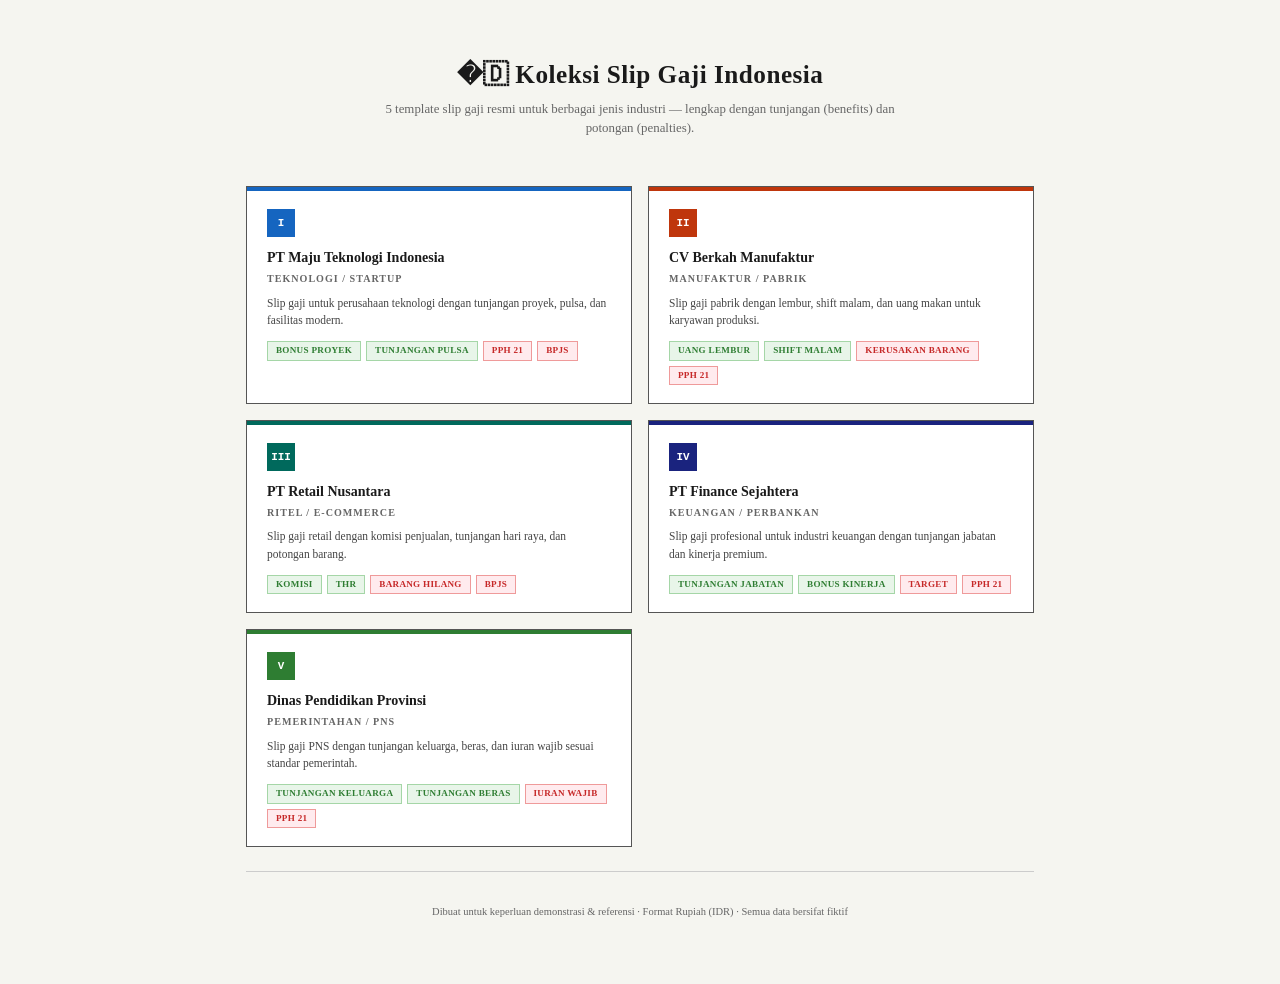
<file: index.html>
<!DOCTYPE html>
<html lang="id">
<head>
  <meta charset="UTF-8">
  <meta name="viewport" content="width=device-width, initial-scale=1.0">
  <title>Koleksi Slip Gaji Indonesia</title>
  <link rel="stylesheet" href="style.css">
</head>
<body>

<div class="page-wrapper">

  <div class="hub-hero">
    <h1>�🇩 Koleksi Slip Gaji Indonesia</h1>
    <p>5 template slip gaji resmi untuk berbagai jenis industri — lengkap dengan tunjangan (benefits) dan potongan (penalties).</p>
  </div>

  <div class="cards-grid">

    <a href="slip-1-tech.html" class="template-card">
      <div class="card-accent accent-tech"></div>
      <div class="card-body">
        <div class="card-number num-tech">I</div>
        <h3>PT Maju Teknologi Indonesia</h3>
        <div class="card-type">Teknologi / Startup</div>
        <div class="card-desc">Slip gaji untuk perusahaan teknologi dengan tunjangan proyek, pulsa, dan fasilitas modern.</div>
        <div class="card-tags">
          <span class="tag benefit-tag">Bonus Proyek</span>
          <span class="tag benefit-tag">Tunjangan Pulsa</span>
          <span class="tag penalty-tag">PPh 21</span>
          <span class="tag penalty-tag">BPJS</span>
        </div>
      </div>
    </a>

    <a href="slip-2-manufaktur.html" class="template-card">
      <div class="card-accent accent-mfg"></div>
      <div class="card-body">
        <div class="card-number num-mfg">II</div>
        <h3>CV Berkah Manufaktur</h3>
        <div class="card-type">Manufaktur / Pabrik</div>
        <div class="card-desc">Slip gaji pabrik dengan lembur, shift malam, dan uang makan untuk karyawan produksi.</div>
        <div class="card-tags">
          <span class="tag benefit-tag">Uang Lembur</span>
          <span class="tag benefit-tag">Shift Malam</span>
          <span class="tag penalty-tag">Kerusakan Barang</span>
          <span class="tag penalty-tag">PPh 21</span>
        </div>
      </div>
    </a>

    <a href="slip-3-retail.html" class="template-card">
      <div class="card-accent accent-retail"></div>
      <div class="card-body">
        <div class="card-number num-retail">III</div>
        <h3>PT Retail Nusantara</h3>
        <div class="card-type">Ritel / E-Commerce</div>
        <div class="card-desc">Slip gaji retail dengan komisi penjualan, tunjangan hari raya, dan potongan barang.</div>
        <div class="card-tags">
          <span class="tag benefit-tag">Komisi</span>
          <span class="tag benefit-tag">THR</span>
          <span class="tag penalty-tag">Barang Hilang</span>
          <span class="tag penalty-tag">BPJS</span>
        </div>
      </div>
    </a>

    <a href="slip-4-finance.html" class="template-card">
      <div class="card-accent accent-finance"></div>
      <div class="card-body">
        <div class="card-number num-finance">IV</div>
        <h3>PT Finance Sejahtera</h3>
        <div class="card-type">Keuangan / Perbankan</div>
        <div class="card-desc">Slip gaji profesional untuk industri keuangan dengan tunjangan jabatan dan kinerja premium.</div>
        <div class="card-tags">
          <span class="tag benefit-tag">Tunjangan Jabatan</span>
          <span class="tag benefit-tag">Bonus Kinerja</span>
          <span class="tag penalty-tag">Target</span>
          <span class="tag penalty-tag">PPh 21</span>
        </div>
      </div>
    </a>

    <a href="slip-5-pemerintah.html" class="template-card">
      <div class="card-accent accent-gov"></div>
      <div class="card-body">
        <div class="card-number num-gov">V</div>
        <h3>Dinas Pendidikan Provinsi</h3>
        <div class="card-type">Pemerintahan / PNS</div>
        <div class="card-desc">Slip gaji PNS dengan tunjangan keluarga, beras, dan iuran wajib sesuai standar pemerintah.</div>
        <div class="card-tags">
          <span class="tag benefit-tag">Tunjangan Keluarga</span>
          <span class="tag benefit-tag">Tunjangan Beras</span>
          <span class="tag penalty-tag">Iuran Wajib</span>
          <span class="tag penalty-tag">PPh 21</span>
        </div>
      </div>
    </a>

  </div>

  <div class="hub-footer">
    <p>Dibuat untuk keperluan demonstrasi & referensi · Format Rupiah (IDR) · Semua data bersifat fiktif</p>
  </div>

</div>

</body>
</html>
</file>
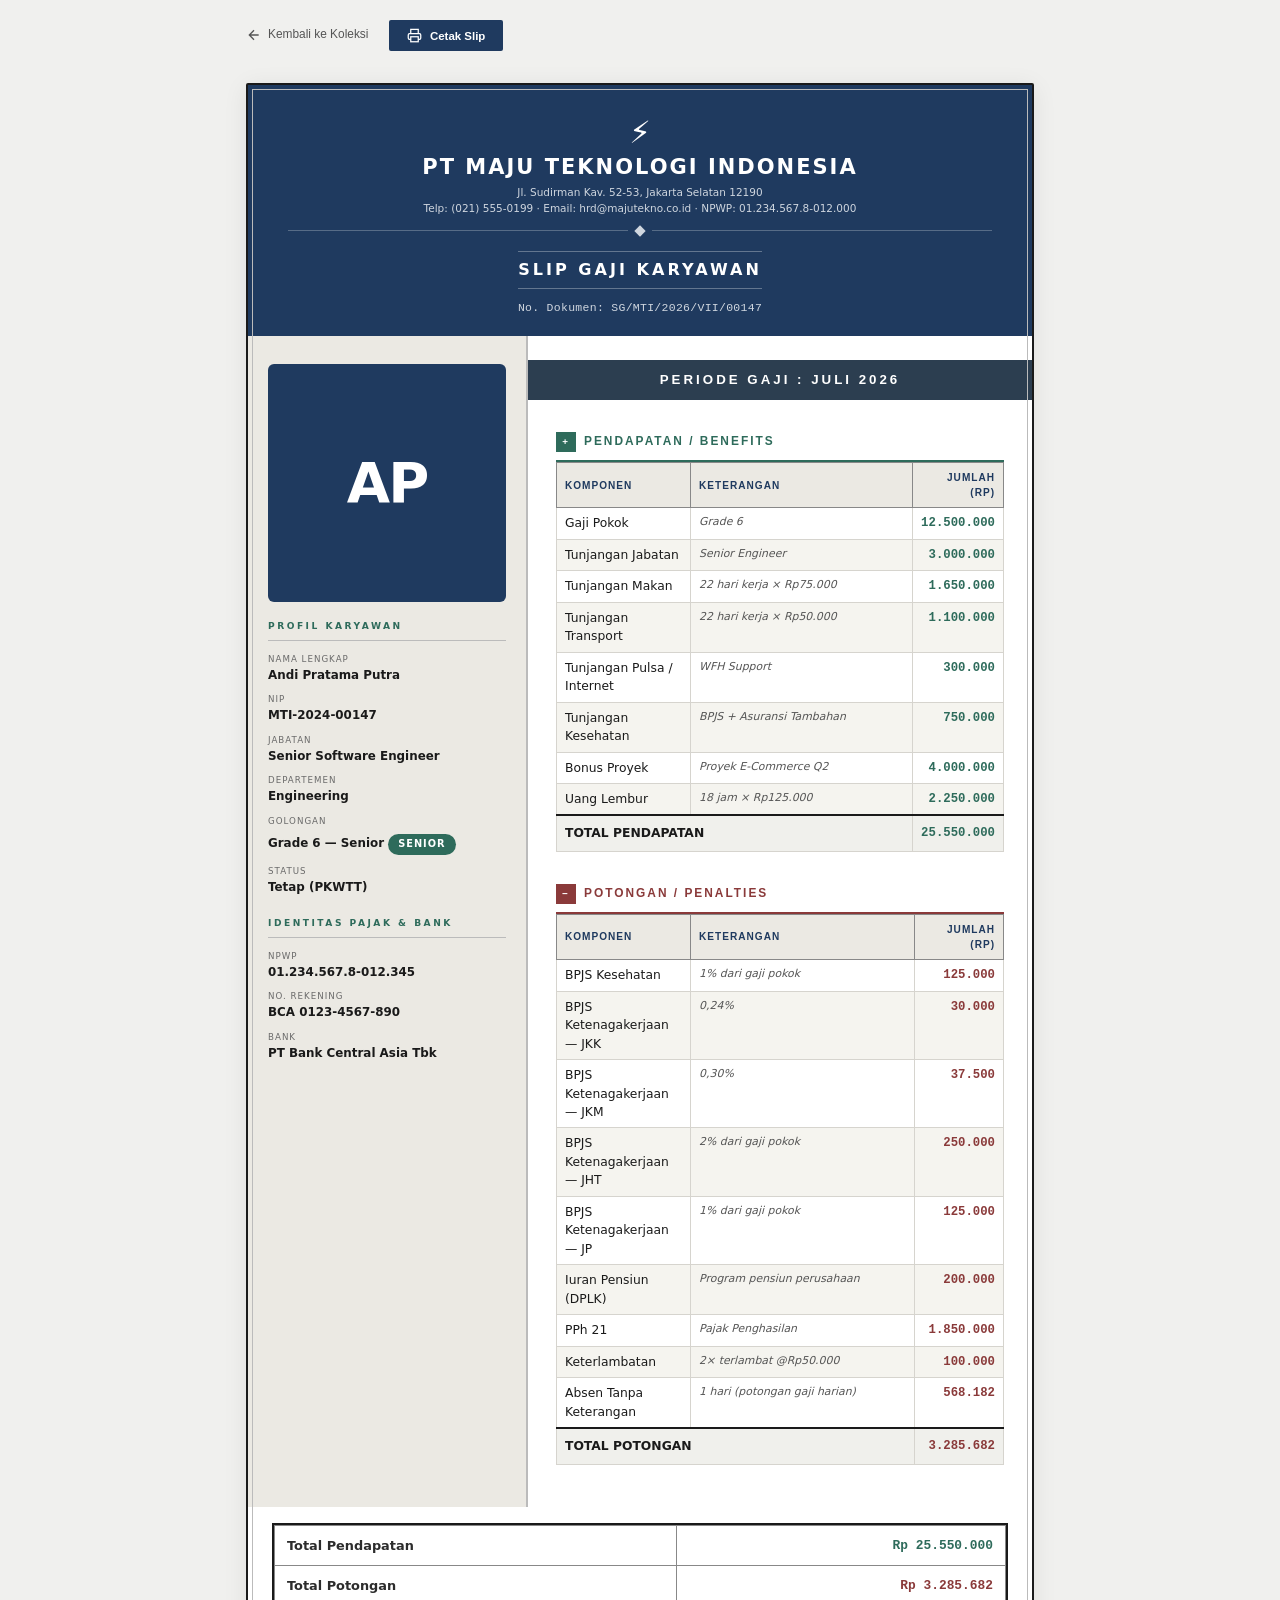
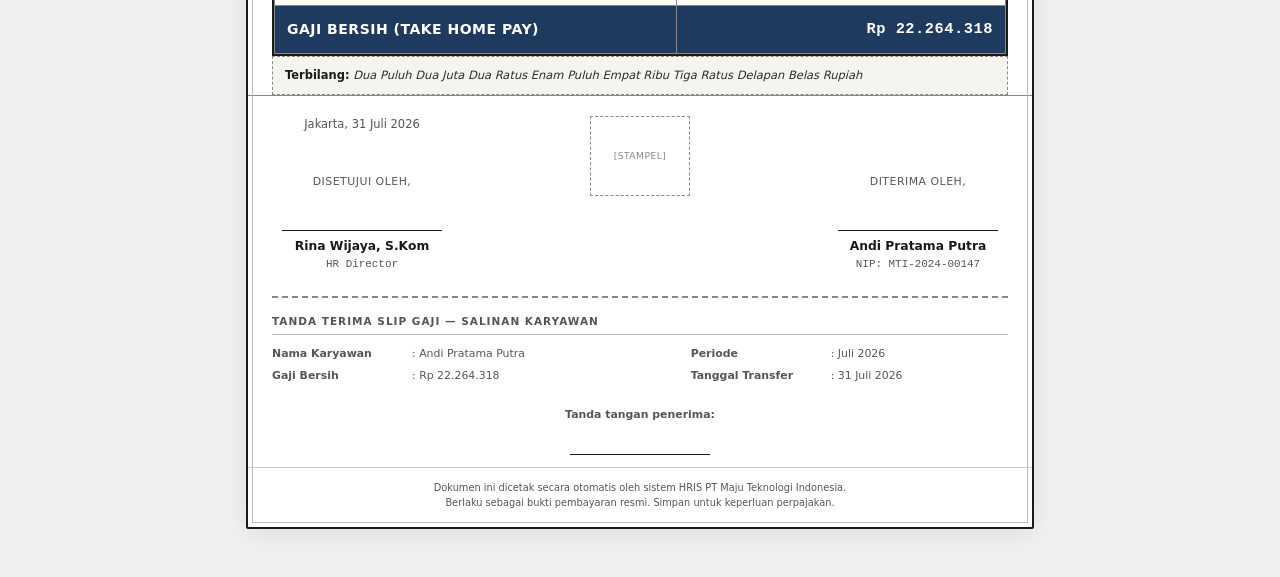
<file: slip-1-tech.html>
<!DOCTYPE html>
<html lang="id">
<head>
  <meta charset="UTF-8">
  <meta name="viewport" content="width=device-width, initial-scale=1.0">
  <title>Slip Gaji — PT Maju Teknologi Indonesia</title>
  <link rel="stylesheet" href="style.css">
  <style>
    /* Tech — Muted Navy Corporate */
    :root {
      --ink: #1a1a1a;
      --ink-light: #2c2c2c;
      --ink-muted: #555;
      --border-dark: #1a1a1a;
      --border-mid: #888;
      --border-light: #bbb;
      --blue: #1f3a5f;
      --green: #2e6b5b;
      --green-light: #f1f4f2;
      --red: #8a3a3a;
      --red-light: #f5ecec;
    }

    body {
      font-family: 'Segoe UI', 'Inter', system-ui, -apple-system, sans-serif;
      background: #f0f0ee;
    }

    .slip {
      border: 2px solid var(--border-dark);
      border-radius: 2px;
      box-shadow: 0 4px 24px rgba(0,0,0,0.08);
    }
    .slip::before {
      border: none;
      top: 4px; left: 4px; right: 4px; bottom: 4px;
      border: 1px solid var(--border-light);
    }

    .slip-header {
      background: #1f3a5f;
      color: #fff;
      padding: 32px 40px 20px;
      border-bottom: none;
    }
    .company-crest { font-size: 2.2rem; }
    .company-name { color: #fff; font-size: 1.5rem; letter-spacing: 2px; }
    .company-addr { color: #cfd6df; font-size: 0.75rem; }
    .divider::before, .divider::after { background: rgba(255,255,255,0.25); }
    .divider .diamond { background: #cfd6df; }
    .doc-title { color: #fff; border-color: rgba(255,255,255,0.3); letter-spacing: 3px; }
    .doc-ref { color: #cfd6df; }

    .period-bar {
      background: #2c3e50;
      letter-spacing: 3px;
      font-family: 'Segoe UI', sans-serif;
    }

    .section-heading { font-family: 'Segoe UI', sans-serif; font-weight: 800; letter-spacing: 2px; }
    .section-heading.benefits { color: #2e6b5b; border-bottom-color: #2e6b5b; }
    .section-heading.benefits .badge { background: #2e6b5b; }
    .section-heading.penalties { color: #8a3a3a; border-bottom-color: #8a3a3a; }
    .section-heading.penalties .badge { background: #8a3a3a; }

    .data-table thead th {
      background: #ebe9e3;
      font-family: 'Segoe UI', sans-serif;
      font-size: 0.72rem;
      letter-spacing: 1px;
      color: #1f3a5f;
    }
    .data-table tbody td { border-color: #d6d4ce; }
    .data-table tbody tr:nth-child(even) td { background: #f5f4ef; }
    .data-table.benefits-table .subtotal-row td:last-child { color: #2e6b5b; }
    .data-table.penalties-table .subtotal-row td:last-child { color: #8a3a3a; }
    .data-table.benefits-table tbody td:last-child { color: #2e6b5b; }
    .data-table.penalties-table tbody td:last-child { color: #8a3a3a; }

    .grand-summary { border-color: #1a1a1a; }
    .grand-summary .row-income .value-col { color: #2e6b5b; }
    .grand-summary .row-deduction .value-col { color: #8a3a3a; }
    .grand-summary .row-net td {
      background: #1f3a5f !important;
    }

    .amount-words { border-color: #888; background: #f5f4ef; }

    .sig-block .sig-line { border-color: #1a1a1a; }
    .stamp-area { border-color: #888; color: #888; }
    .tear-line { border-color: #888; }
    .tear-line::after { color: #888; }

    .back-link:hover { color: #1f3a5f; }
    .print-btn { background: #1f3a5f; border-radius: 2px; }
    .print-btn:hover { background: #2c3e50; }

    /* === Sidebar Layout (Tech) === */
    .slip-body {
      display: grid;
      grid-template-columns: 280px 1fr;
      gap: 0;
    }
    .sidebar {
      background: #ebe9e3;
      border-right: 2px solid #bbb;
      padding: 28px 20px;
    }
    .sidebar-section { margin-bottom: 22px; }
    .sidebar-section:last-child { margin-bottom: 0; }
    .sidebar-heading {
      font-size: 0.65rem;
      letter-spacing: 2.5px;
      text-transform: uppercase;
      color: #2e6b5b;
      font-weight: 800;
      border-bottom: 1px solid #bbb;
      padding-bottom: 6px;
      margin-bottom: 12px;
    }
    .sidebar dl { margin: 0; }
    .sidebar dt {
      font-size: 0.62rem;
      color: #6a6a6a;
      text-transform: uppercase;
      letter-spacing: 1px;
      margin-bottom: 2px;
    }
    .sidebar dd {
      margin: 0 0 10px 0;
      font-size: 0.85rem;
      color: #1a1a1a;
      font-weight: 600;
      line-height: 1.3;
    }
    .sidebar .employee-avatar {
      width: 100%;
      aspect-ratio: 1;
      background: #1f3a5f;
      border-radius: 6px;
      display: flex;
      align-items: center;
      justify-content: center;
      color: #fff;
      font-size: 4rem;
      font-weight: 700;
      margin-bottom: 18px;
      letter-spacing: -2px;
    }
    .sidebar .badge-grade {
      display: inline-block;
      background: #2e6b5b;
      color: #fff;
      padding: 4px 10px;
      border-radius: 12px;
      font-size: 0.7rem;
      letter-spacing: 1px;
      font-weight: 700;
      margin-top: 4px;
    }
    .main-content { padding: 24px 28px; }
    .period-bar {
      margin: 0 -28px 18px;
      padding: 10px 28px;
    }
    .slip-section { padding: 0; margin-bottom: 18px; }
    .main-content .grand-summary,
    .main-content .amount-words,
    .main-content .slip-footer { margin-left: 0; margin-right: 0; }
    @media (max-width: 720px) {
      .slip-body { grid-template-columns: 1fr; }
      .sidebar { border-right: none; border-bottom: 2px solid #bbb; }
    }
    @media print {
      @page {
        size: A4 portrait;
        margin: 12mm;
      }
    }
  </style>
</head>
<body>

<div class="page-wrapper">

  <div style="margin-bottom: 16px;">
    <a href="index.html" class="back-link">
      <svg viewBox="0 0 24 24" fill="none" stroke="currentColor" stroke-width="2"><path d="M19 12H5M12 19l-7-7 7-7"/></svg>
      Kembali ke Koleksi
    </a>
    <button class="print-btn" onclick="window.print()">
      <svg viewBox="0 0 24 24" fill="none" stroke="currentColor" stroke-width="2"><path d="M6 9V2h12v7M6 18H4a2 2 0 01-2-2v-5a2 2 0 012-2h16a2 2 0 012 2v5a2 2 0 01-2 2h-2"/><rect x="6" y="14" width="12" height="8"/></svg>
      Cetak Slip
    </button>
  </div>

  <div class="slip">

    <!-- ===== HEADER ===== -->
    <div class="slip-header">
      <div class="company-crest">⚡</div>
      <div class="company-name">PT Maju Teknologi Indonesia</div>
      <div class="company-addr">
        Jl. Sudirman Kav. 52-53, Jakarta Selatan 12190<br>
        Telp: (021) 555-0199 · Email: hrd@majutekno.co.id · NPWP: 01.234.567.8-012.000
      </div>
      <div class="divider"><span class="diamond"></span></div>
      <div class="doc-title">Slip Gaji Karyawan</div>
      <div class="doc-ref">No. Dokumen: SG/MTI/2026/VII/00147</div>
    </div>

    <!-- ===== EMPLOYEE INFO (in sidebar) + PERIOD ===== -->
    <div class="slip-body">
      <aside class="sidebar">
        <div class="employee-avatar">AP</div>
        <div class="sidebar-section">
          <div class="sidebar-heading">Profil Karyawan</div>
          <dl>
            <dt>Nama Lengkap</dt>
            <dd>Andi Pratama Putra</dd>
            <dt>NIP</dt>
            <dd>MTI-2024-00147</dd>
            <dt>Jabatan</dt>
            <dd>Senior Software Engineer</dd>
            <dt>Departemen</dt>
            <dd>Engineering</dd>
            <dt>Golongan</dt>
            <dd>Grade 6 — Senior <span class="badge-grade">SENIOR</span></dd>
            <dt>Status</dt>
            <dd>Tetap (PKWTT)</dd>
          </dl>
        </div>
        <div class="sidebar-section">
          <div class="sidebar-heading">Identitas Pajak &amp; Bank</div>
          <dl>
            <dt>NPWP</dt>
            <dd>01.234.567.8-012.345</dd>
            <dt>No. Rekening</dt>
            <dd>BCA 0123-4567-890</dd>
            <dt>Bank</dt>
            <dd>PT Bank Central Asia Tbk</dd>
          </dl>
        </div>
      </aside>

      <div class="main-content">
        <div class="period-bar">Periode Gaji : Juli 2026</div>

        <!-- ===== BENEFITS ===== -->
    <div class="slip-section">
      <div class="section-heading benefits">
        <span class="badge">+</span> Pendapatan / Benefits
      </div>
      <table class="data-table benefits-table">
        <thead>
          <tr>
            <th style="width:30%">Komponen</th>
            <th>Keterangan</th>
            <th style="width:20%">Jumlah (Rp)</th>
          </tr>
        </thead>
        <tbody>
          <tr>
            <td>Gaji Pokok</td>
            <td class="col-note">Grade 6</td>
            <td>12.500.000</td>
          </tr>
          <tr>
            <td>Tunjangan Jabatan</td>
            <td class="col-note">Senior Engineer</td>
            <td>3.000.000</td>
          </tr>
          <tr>
            <td>Tunjangan Makan</td>
            <td class="col-note">22 hari kerja × Rp75.000</td>
            <td>1.650.000</td>
          </tr>
          <tr>
            <td>Tunjangan Transport</td>
            <td class="col-note">22 hari kerja × Rp50.000</td>
            <td>1.100.000</td>
          </tr>
          <tr>
            <td>Tunjangan Pulsa / Internet</td>
            <td class="col-note">WFH Support</td>
            <td>300.000</td>
          </tr>
          <tr>
            <td>Tunjangan Kesehatan</td>
            <td class="col-note">BPJS + Asuransi Tambahan</td>
            <td>750.000</td>
          </tr>
          <tr>
            <td>Bonus Proyek</td>
            <td class="col-note">Proyek E-Commerce Q2</td>
            <td>4.000.000</td>
          </tr>
          <tr>
            <td>Uang Lembur</td>
            <td class="col-note">18 jam × Rp125.000</td>
            <td>2.250.000</td>
          </tr>
          <tr class="subtotal-row">
            <td colspan="2"><strong>TOTAL PENDAPATAN</strong></td>
            <td><strong>25.550.000</strong></td>
          </tr>
        </tbody>
      </table>
    </div>

    <!-- ===== PENALTIES ===== -->
    <div class="slip-section">
      <div class="section-heading penalties">
        <span class="badge">−</span> Potongan / Penalties
      </div>
      <table class="data-table penalties-table">
        <thead>
          <tr>
            <th style="width:30%">Komponen</th>
            <th>Keterangan</th>
            <th style="width:20%">Jumlah (Rp)</th>
          </tr>
        </thead>
        <tbody>
          <tr>
            <td>BPJS Kesehatan</td>
            <td class="col-note">1% dari gaji pokok</td>
            <td>125.000</td>
          </tr>
          <tr>
            <td>BPJS Ketenagakerjaan — JKK</td>
            <td class="col-note">0,24%</td>
            <td>30.000</td>
          </tr>
          <tr>
            <td>BPJS Ketenagakerjaan — JKM</td>
            <td class="col-note">0,30%</td>
            <td>37.500</td>
          </tr>
          <tr>
            <td>BPJS Ketenagakerjaan — JHT</td>
            <td class="col-note">2% dari gaji pokok</td>
            <td>250.000</td>
          </tr>
          <tr>
            <td>BPJS Ketenagakerjaan — JP</td>
            <td class="col-note">1% dari gaji pokok</td>
            <td>125.000</td>
          </tr>
          <tr>
            <td>Iuran Pensiun (DPLK)</td>
            <td class="col-note">Program pensiun perusahaan</td>
            <td>200.000</td>
          </tr>
          <tr>
            <td>PPh 21</td>
            <td class="col-note">Pajak Penghasilan</td>
            <td>1.850.000</td>
          </tr>
          <tr>
            <td>Keterlambatan</td>
            <td class="col-note">2× terlambat @Rp50.000</td>
            <td>100.000</td>
          </tr>
          <tr>
            <td>Absen Tanpa Keterangan</td>
            <td class="col-note">1 hari (potongan gaji harian)</td>
            <td>568.182</td>
          </tr>
          <tr class="subtotal-row">
            <td colspan="2"><strong>TOTAL POTONGAN</strong></td>
            <td><strong>3.285.682</strong></td>
          </tr>
        </tbody>
      </table>
    </div>

    <!-- ===== GRAND SUMMARY ===== -->
    </div><!-- .main-content -->
    </div><!-- .slip-body -->

    <div class="grand-summary">
      <table>
        <tr class="row-income">
          <td class="label-col">Total Pendapatan</td>
          <td class="value-col">Rp 25.550.000</td>
        </tr>
        <tr class="row-deduction">
          <td class="label-col">Total Potongan</td>
          <td class="value-col">Rp 3.285.682</td>
        </tr>
        <tr class="row-net">
          <td class="label-col">GAJI BERSIH (TAKE HOME PAY)</td>
          <td class="value-col">Rp 22.264.318</td>
        </tr>
      </table>
    </div>

    <!-- Amount in words -->
    <div class="amount-words">
      <strong>Terbilang:</strong> Dua Puluh Dua Juta Dua Ratus Enam Puluh Empat Ribu Tiga Ratus Delapan Belas Rupiah
    </div>

    <!-- ===== SIGNATURE ===== -->
    <div class="slip-footer">
      <div class="sig-block">
        <div class="sig-place-date">Jakarta, 31 Juli 2026</div>
        <div class="sig-title">Disetujui oleh,</div>
        <hr class="sig-line">
        <div class="sig-name">Rina Wijaya, S.Kom</div>
        <div class="sig-nip">HR Director</div>
      </div>
      <div class="stamp-area">[STAMPEL]</div>
      <div class="sig-block">
        <div class="sig-place-date">&nbsp;</div>
        <div class="sig-title">Diterima oleh,</div>
        <hr class="sig-line">
        <div class="sig-name">Andi Pratama Putra</div>
        <div class="sig-nip">NIP: MTI-2024-00147</div>
      </div>
    </div>

    <!-- ===== TEAR LINE + RECEIPT ===== -->
    <hr class="tear-line">

    <div class="receipt-copy">
      <div class="receipt-header">Tanda Terima Slip Gaji — Salinan Karyawan</div>
      <table>
        <tr>
          <td class="r-label">Nama Karyawan</td><td>: Andi Pratama Putra</td>
          <td class="r-label">Periode</td><td>: Juli 2026</td>
        </tr>
        <tr>
          <td class="r-label">Gaji Bersih</td><td>: Rp 22.264.318</td>
          <td class="r-label">Tanggal Transfer</td><td>: 31 Juli 2026</td>
        </tr>
      </table>
      <div class="sig-ack">
        Tanda tangan penerima:
        <div class="sig-ack-line"></div>
      </div>
    </div>

    <div class="legal-footer">
      Dokumen ini dicetak secara otomatis oleh sistem HRIS PT Maju Teknologi Indonesia.<br>
      Berlaku sebagai bukti pembayaran resmi. Simpan untuk keperluan perpajakan.
    </div>

  </div><!-- .slip -->
</div><!-- .page-wrapper -->

</body>
</html>
</file>
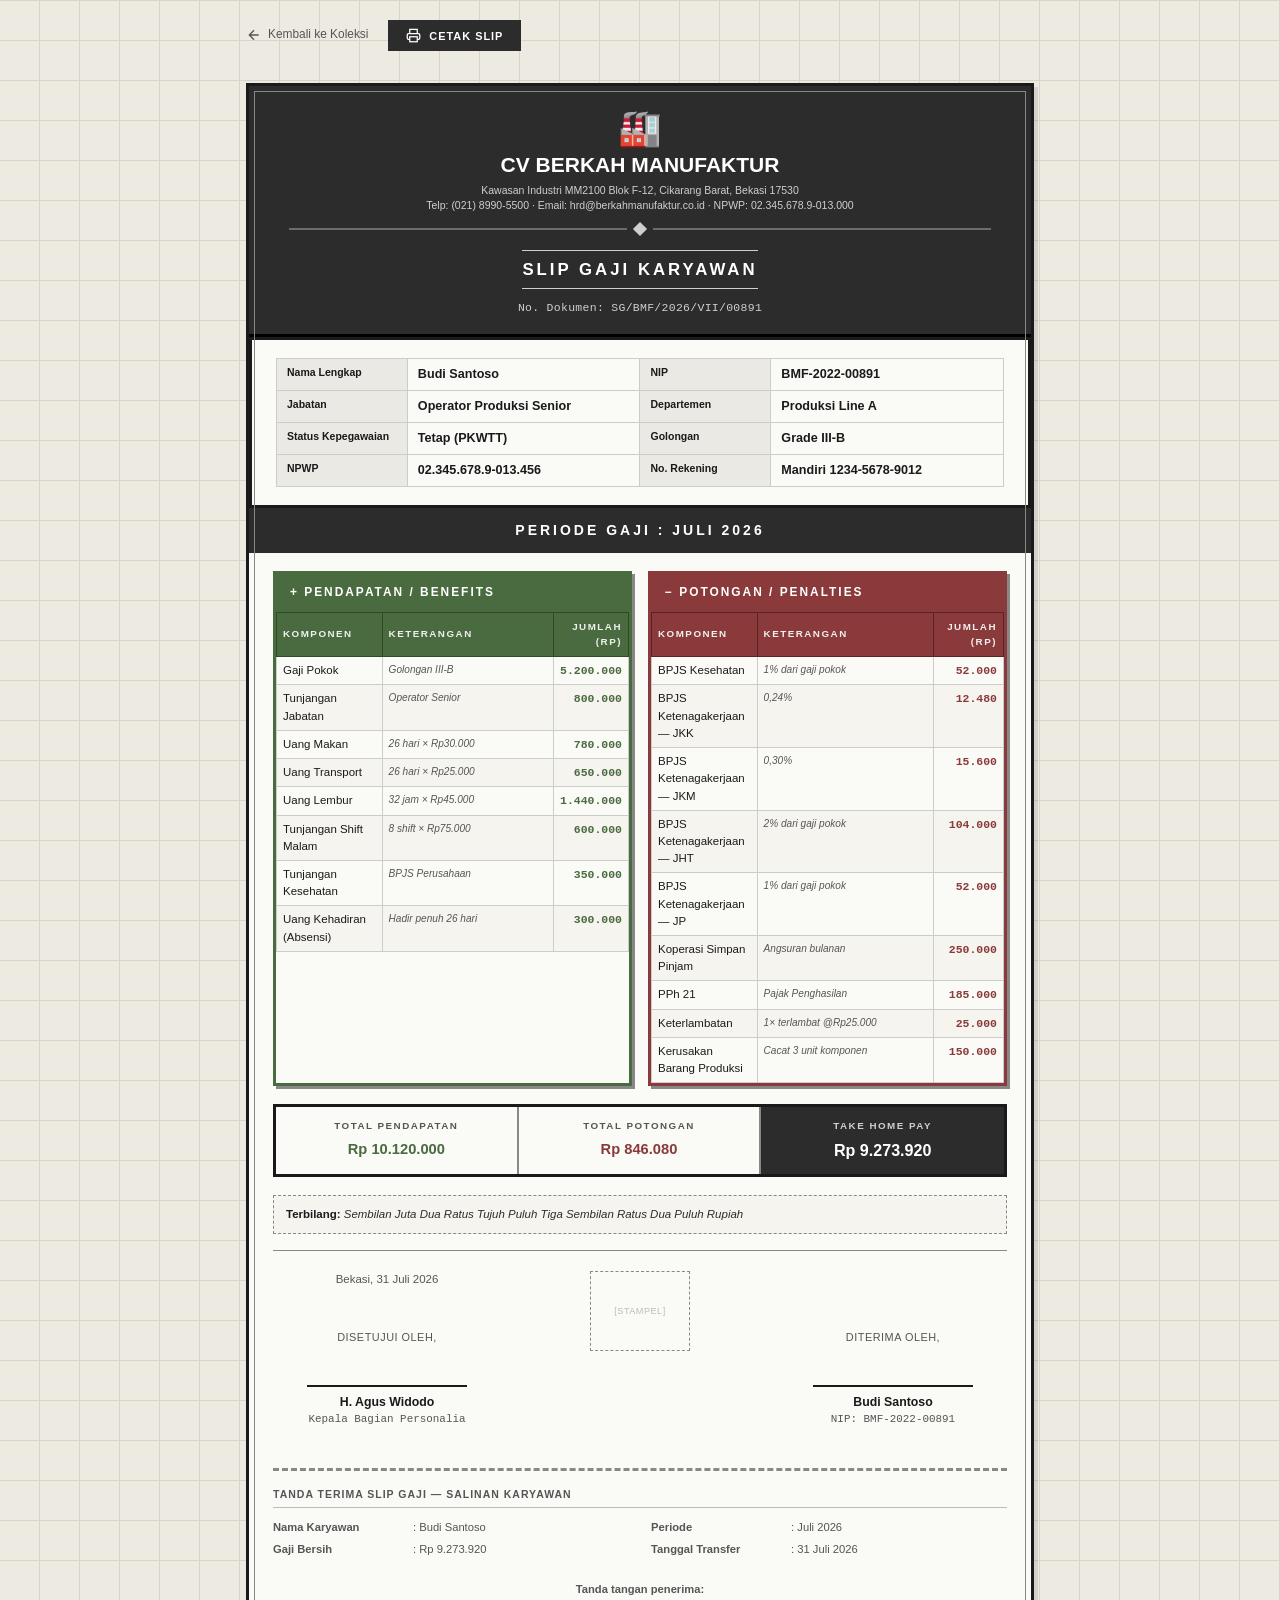
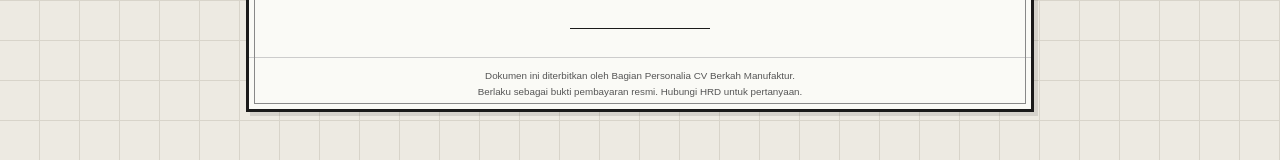
<file: slip-2-manufaktur.html>
<!DOCTYPE html>
<html lang="id">
<head>
  <meta charset="UTF-8">
  <meta name="viewport" content="width=device-width, initial-scale=1.0">
  <title>Slip Gaji — CV Berkah Manufaktur</title>
  <link rel="stylesheet" href="style.css">
  <style>
    /* Manufacturing — Muted Industrial */
    :root {
      --ink: #1a1a1a;
      --ink-light: #2c2c2c;
      --ink-muted: #555;
      --border-dark: #1a1a1a;
      --border-mid: #888;
      --border-light: #bbb;
      --bg: #f0f0ee;
      --paper: #fafaf6;
      --blue: #8a4a2a;
      --green: #4a6b3f;
      --green-light: #f1f4ed;
      --red: #8a3a3a;
      --red-light: #f5ecec;
    }

    body {
      font-family: 'Trebuchet MS', 'Lucida Sans', 'Segoe UI', sans-serif;
      background: #edeae2;
      background-image:
        repeating-linear-gradient(0deg, transparent, transparent 39px, #d8d4ca 39px, #d8d4ca 40px),
        repeating-linear-gradient(90deg, transparent, transparent 39px, #d8d4ca 39px, #d8d4ca 40px);
    }

    .slip {
      border: 3px solid #1a1a1a;
      border-radius: 0;
      box-shadow: 4px 4px 0 rgba(0,0,0,0.1);
    }
    .slip::before {
      border: 1px solid #888;
      top: 5px; left: 5px; right: 5px; bottom: 5px;
    }

    .slip-header {
      background: #2c2c2c;
      color: #fff;
      padding: 24px 40px 18px;
      border-bottom: 3px solid #000;
    }
    .company-crest { font-size: 2.5rem; }
    .company-name { color: #fff; font-size: 1.5rem; font-weight: 900; letter-spacing: 0; }
    .company-addr { color: #cfcfcf; font-size: 0.75rem; }
    .divider::before, .divider::after { background: rgba(255,255,255,0.3); height: 2px; }
    .divider .diamond { background: #cfcfcf; width: 10px; height: 10px; }
    .doc-title { color: #fff; border-color: #cfcfcf; font-size: 1.2rem; letter-spacing: 3px; }
    .doc-ref { color: #cfcfcf; }

    .period-bar {
      background: #2c2c2c;
      font-size: 1rem;
      letter-spacing: 3px;
      padding: 12px 24px;
    }

    .section-heading {
      font-size: 0.9rem;
      letter-spacing: 2px;
      font-weight: 900;
    }
    .section-heading.benefits { color: #4a6b3f; border-bottom: 3px solid #4a6b3f; }
    .section-heading.benefits .badge { background: #4a6b3f; width: 24px; height: 24px; line-height: 24px; }
    .section-heading.penalties { color: #8a3a3a; border-bottom: 3px solid #8a3a3a; }
    .section-heading.penalties .badge { background: #8a3a3a; width: 24px; height: 24px; line-height: 24px; }

    .data-table {
      border: 2px solid #888;
    }
    .data-table thead th {
      background: #2c2c2c;
      color: #f0f0ee;
      font-size: 0.75rem;
      letter-spacing: 1.5px;
      padding: 9px 8px;
      border-color: #555;
    }
    .data-table tbody td {
      border-color: #ccc;
      font-size: 0.9rem;
    }
    .data-table tbody tr:nth-child(even) td { background: #f5f4ef; }
    .data-table .subtotal-row td { background: #ebe9e3 !important; font-size: 0.95rem; }
    .data-table.benefits-table .subtotal-row td:last-child { color: #4a6b3f; }
    .data-table.penalties-table .subtotal-row td:last-child { color: #8a3a3a; }
    .data-table.benefits-table tbody td:last-child { color: #4a6b3f; }
    .data-table.penalties-table tbody td:last-child { color: #8a3a3a; }

    .grand-summary {
      border: 3px solid #1a1a1a;
      box-shadow: 3px 3px 0 rgba(0,0,0,0.08);
    }
    .grand-summary td { border-color: #888; }
    .grand-summary .row-income .value-col { color: #4a6b3f; }
    .grand-summary .row-deduction .value-col { color: #8a3a3a; }
    .grand-summary .row-net td {
      background: #2c2c2c !important;
      font-size: 1.05rem;
    }

    .amount-words { border-color: #888; background: #f5f4ef; }

    .sig-block .sig-line { border-color: #1a1a1a; border-width: 2px; }
    .stamp-area { border-color: #888; }
    .tear-line { border-top-width: 3px; border-color: #888; }
    .receipt-copy { font-size: 0.8rem; }

    .back-link:hover { color: #1a1a1a; }
    .print-btn { background: #2c2c2c; border-radius: 0; font-weight: 700; text-transform: uppercase; letter-spacing: 1px; font-size: 0.78rem; }
    .print-btn:hover { background: #1a1a1a; }

    /* === Boxed Grid Layout (Manufaktur) === */
    .employee-info {
      background: #fafaf6;
      padding: 18px 24px;
      border: 3px solid #1a1a1a;
      margin: 0;
    }
    .info-table {
      width: 100%;
      table-layout: fixed;
    }
    .info-table td.label {
      width: 18%;
      background: #ebe9e3;
      padding: 6px 10px;
      border: 1px solid #ccc;
      font-size: 0.75rem;
    }
    .info-table td.colon { display: none; }
    .info-table td.value {
      width: 32%;
      background: #fafaf6;
      padding: 6px 10px;
      border: 1px solid #ccc;
      font-weight: 700;
    }
    .period-bar {
      margin: 0;
    }
    .dual-panels {
      display: grid;
      grid-template-columns: 1fr 1fr;
      gap: 16px;
      padding: 18px 24px;
    }
    .panel-box {
      border: 3px solid #1a1a1a;
      background: #fafaf6;
      box-shadow: 3px 3px 0 rgba(0,0,0,0.08);
      padding: 0;
    }
    .panel-box.benefits-panel { border-color: #4a6b3f; box-shadow: 3px 3px 0 #888; }
    .panel-box.penalties-panel { border-color: #8a3a3a; box-shadow: 3px 3px 0 #888; }
    .panel-box .panel-title {
      padding: 10px 14px;
      font-size: 0.85rem;
      font-weight: 900;
      letter-spacing: 2px;
      text-transform: uppercase;
      color: #fff;
    }
    .panel-box.benefits-panel .panel-title { background: #4a6b3f; }
    .panel-box.penalties-panel .panel-title { background: #8a3a3a; }
    .panel-box .panel-total {
      padding: 10px 14px;
      font-size: 0.9rem;
      font-weight: 900;
      border-top: 3px solid;
      display: flex;
      justify-content: space-between;
    }
    .panel-box.benefits-panel .panel-total { border-color: #4a6b3f; background: #f1f4ed; color: #4a6b3f; }
    .panel-box.penalties-panel .panel-total { border-color: #8a3a3a; background: #f5ecec; color: #8a3a3a; }
    .panel-box .data-table {
      border: none;
      width: 100%;
    }
    .panel-box .data-table thead th {
      background: #2c2c2c;
      color: #f0f0ee;
      border-color: #555;
      font-size: 0.7rem;
      padding: 7px 6px;
    }
    .panel-box.benefits-panel .data-table thead th { background: #4a6b3f; color: #f0f0ee; border-color: #2f4a26; }
    .panel-box.penalties-panel .data-table thead th { background: #8a3a3a; color: #f0f0ee; border-color: #5a2424; }
    .panel-box .data-table tbody td {
      border-color: #ccc;
      padding: 5px 6px;
      font-size: 0.82rem;
    }
    .panel-box .data-table tbody tr:nth-child(even) td { background: #f5f4ef; }
    .panel-box .data-table .col-note { font-size: 0.72rem; color: #555; }
    .panel-box.benefits-panel .data-table tbody td:last-child { color: #4a6b3f; font-weight: 700; }
    .panel-box.penalties-panel .data-table tbody td:last-child { color: #8a3a3a; font-weight: 700; }
    .panel-box .data-table .subtotal-row { display: none; }
    .summary-strip {
      margin: 0 24px 18px;
      border: 3px solid #1a1a1a;
      background: #fafaf6;
      display: grid;
      grid-template-columns: repeat(3, 1fr);
      gap: 0;
    }
    .summary-strip > div {
      padding: 12px 16px;
      border-right: 2px solid #888;
      text-align: center;
    }
    .summary-strip > div:last-child { border-right: none; }
    .summary-strip .s-label {
      font-size: 0.7rem;
      letter-spacing: 1.5px;
      text-transform: uppercase;
      color: #555;
      font-weight: 700;
    }
    .summary-strip .s-value {
      font-size: 1.05rem;
      font-weight: 900;
      margin-top: 4px;
    }
    .summary-strip .s-income .s-value { color: #4a6b3f; }
    .summary-strip .s-deduction .s-value { color: #8a3a3a; }
    .summary-strip .s-net {
      background: #2c2c2c;
    }
    .summary-strip .s-net .s-label { color: #cfcfcf; }
    .summary-strip .s-net .s-value { color: #fff; font-size: 1.15rem; }
    .amount-words, .slip-footer {
      margin: 0 24px 16px;
    }
    .legal-footer { margin: 0; padding: 10px 24px; }
    .receipt-copy { margin: 0 24px 16px; }
    @media (max-width: 720px) {
      .dual-panels { grid-template-columns: 1fr; }
      .summary-strip { grid-template-columns: 1fr; }
      .summary-strip > div { border-right: none; border-bottom: 2px solid #d7ccc8; }
      .summary-strip > div:last-child { border-bottom: none; }
    }
    @media print {
      @page {
        size: A4 portrait;
        margin: 12mm;
      }
    }
  </style>
</head>
<body>

<div class="page-wrapper">

  <div style="margin-bottom: 16px;">
    <a href="index.html" class="back-link">
      <svg viewBox="0 0 24 24" fill="none" stroke="currentColor" stroke-width="2"><path d="M19 12H5M12 19l-7-7 7-7"/></svg>
      Kembali ke Koleksi
    </a>
    <button class="print-btn" onclick="window.print()">
      <svg viewBox="0 0 24 24" fill="none" stroke="currentColor" stroke-width="2"><path d="M6 9V2h12v7M6 18H4a2 2 0 01-2-2v-5a2 2 0 012-2h16a2 2 0 012 2v5a2 2 0 01-2 2h-2"/><rect x="6" y="14" width="12" height="8"/></svg>
      Cetak Slip
    </button>
  </div>

  <div class="slip">

    <!-- ===== HEADER ===== -->
    <div class="slip-header">
      <div class="company-crest">🏭</div>
      <div class="company-name">CV Berkah Manufaktur</div>
      <div class="company-addr">
        Kawasan Industri MM2100 Blok F-12, Cikarang Barat, Bekasi 17530<br>
        Telp: (021) 8990-5500 · Email: hrd@berkahmanufaktur.co.id · NPWP: 02.345.678.9-013.000
      </div>
      <div class="divider"><span class="diamond"></span></div>
      <div class="doc-title">Slip Gaji Karyawan</div>
      <div class="doc-ref">No. Dokumen: SG/BMF/2026/VII/00891</div>
    </div>

    <!-- ===== EMPLOYEE INFO ===== -->
    <div class="employee-info">
      <table class="info-table">
        <tr>
          <td class="label">Nama Lengkap</td><td class="colon">:</td>
          <td class="value">Budi Santoso</td>
          <td class="label">NIP</td><td class="colon">:</td>
          <td class="value">BMF-2022-00891</td>
        </tr>
        <tr>
          <td class="label">Jabatan</td><td class="colon">:</td>
          <td class="value">Operator Produksi Senior</td>
          <td class="label">Departemen</td><td class="colon">:</td>
          <td class="value">Produksi Line A</td>
        </tr>
        <tr>
          <td class="label">Status Kepegawaian</td><td class="colon">:</td>
          <td class="value">Tetap (PKWTT)</td>
          <td class="label">Golongan</td><td class="colon">:</td>
          <td class="value">Grade III-B</td>
        </tr>
        <tr>
          <td class="label">NPWP</td><td class="colon">:</td>
          <td class="value">02.345.678.9-013.456</td>
          <td class="label">No. Rekening</td><td class="colon">:</td>
          <td class="value">Mandiri 1234-5678-9012</td>
        </tr>
      </table>
    </div>

    <!-- ===== PERIOD ===== -->
    <div class="period-bar">Periode Gaji : Juli 2026</div>

    <!-- ===== BENEFITS ===== -->
    <div class="dual-panels">
      <div class="panel-box benefits-panel">
        <div class="panel-title">+ Pendapatan / Benefits</div>
        <table class="data-table benefits-table">
        <thead>
          <tr>
            <th style="width:30%">Komponen</th>
            <th>Keterangan</th>
            <th style="width:20%">Jumlah (Rp)</th>
          </tr>
        </thead>
        <tbody>
          <tr>
            <td>Gaji Pokok</td>
            <td class="col-note">Golongan III-B</td>
            <td>5.200.000</td>
          </tr>
          <tr>
            <td>Tunjangan Jabatan</td>
            <td class="col-note">Operator Senior</td>
            <td>800.000</td>
          </tr>
          <tr>
            <td>Uang Makan</td>
            <td class="col-note">26 hari × Rp30.000</td>
            <td>780.000</td>
          </tr>
          <tr>
            <td>Uang Transport</td>
            <td class="col-note">26 hari × Rp25.000</td>
            <td>650.000</td>
          </tr>
          <tr>
            <td>Uang Lembur</td>
            <td class="col-note">32 jam × Rp45.000</td>
            <td>1.440.000</td>
          </tr>
          <tr>
            <td>Tunjangan Shift Malam</td>
            <td class="col-note">8 shift × Rp75.000</td>
            <td>600.000</td>
          </tr>
          <tr>
            <td>Tunjangan Kesehatan</td>
            <td class="col-note">BPJS Perusahaan</td>
            <td>350.000</td>
          </tr>
          <tr>
            <td>Uang Kehadiran (Absensi)</td>
            <td class="col-note">Hadir penuh 26 hari</td>
            <td>300.000</td>
          </tr>
          <tr class="subtotal-row">
            <td colspan="2"><strong>TOTAL PENDAPATAN</strong></td>
            <td><strong>10.120.000</strong></td>
          </tr>
        </tbody>
      </table>
      </div><!-- .benefits-panel -->
      <div class="panel-box penalties-panel">
        <div class="panel-title">− Potongan / Penalties</div>
        <table class="data-table penalties-table">
        <thead>
          <tr>
            <th style="width:30%">Komponen</th>
            <th>Keterangan</th>
            <th style="width:20%">Jumlah (Rp)</th>
          </tr>
        </thead>
        <tbody>
          <tr>
            <td>BPJS Kesehatan</td>
            <td class="col-note">1% dari gaji pokok</td>
            <td>52.000</td>
          </tr>
          <tr>
            <td>BPJS Ketenagakerjaan — JKK</td>
            <td class="col-note">0,24%</td>
            <td>12.480</td>
          </tr>
          <tr>
            <td>BPJS Ketenagakerjaan — JKM</td>
            <td class="col-note">0,30%</td>
            <td>15.600</td>
          </tr>
          <tr>
            <td>BPJS Ketenagakerjaan — JHT</td>
            <td class="col-note">2% dari gaji pokok</td>
            <td>104.000</td>
          </tr>
          <tr>
            <td>BPJS Ketenagakerjaan — JP</td>
            <td class="col-note">1% dari gaji pokok</td>
            <td>52.000</td>
          </tr>
          <tr>
            <td>Koperasi Simpan Pinjam</td>
            <td class="col-note">Angsuran bulanan</td>
            <td>250.000</td>
          </tr>
          <tr>
            <td>PPh 21</td>
            <td class="col-note">Pajak Penghasilan</td>
            <td>185.000</td>
          </tr>
          <tr>
            <td>Keterlambatan</td>
            <td class="col-note">1× terlambat @Rp25.000</td>
            <td>25.000</td>
          </tr>
          <tr>
            <td>Kerusakan Barang Produksi</td>
            <td class="col-note">Cacat 3 unit komponen</td>
            <td>150.000</td>
          </tr>
          <tr class="subtotal-row">
            <td colspan="2"><strong>TOTAL POTONGAN</strong></td>
            <td><strong>846.080</strong></td>
          </tr>
        </tbody>
      </table>
      </div><!-- .penalties-panel -->
    </div><!-- .dual-panels -->

    <!-- ===== SUMMARY STRIP ===== -->
    <div class="summary-strip">
      <div class="s-income">
        <div class="s-label">Total Pendapatan</div>
        <div class="s-value">Rp 10.120.000</div>
      </div>
      <div class="s-deduction">
        <div class="s-label">Total Potongan</div>
        <div class="s-value">Rp 846.080</div>
      </div>
      <div class="s-net">
        <div class="s-label">Take Home Pay</div>
        <div class="s-value">Rp 9.273.920</div>
      </div>
    </div>

    <div class="amount-words">
      <strong>Terbilang:</strong> Sembilan Juta Dua Ratus Tujuh Puluh Tiga Sembilan Ratus Dua Puluh Rupiah
    </div>

    <!-- ===== SIGNATURE ===== -->
    <div class="slip-footer">
      <div class="sig-block">
        <div class="sig-place-date">Bekasi, 31 Juli 2026</div>
        <div class="sig-title">Disetujui oleh,</div>
        <hr class="sig-line">
        <div class="sig-name">H. Agus Widodo</div>
        <div class="sig-nip">Kepala Bagian Personalia</div>
      </div>
      <div class="stamp-area">[STAMPEL]</div>
      <div class="sig-block">
        <div class="sig-place-date">&nbsp;</div>
        <div class="sig-title">Diterima oleh,</div>
        <hr class="sig-line">
        <div class="sig-name">Budi Santoso</div>
        <div class="sig-nip">NIP: BMF-2022-00891</div>
      </div>
    </div>

    <hr class="tear-line">

    <div class="receipt-copy">
      <div class="receipt-header">Tanda Terima Slip Gaji — Salinan Karyawan</div>
      <table>
        <tr>
          <td class="r-label">Nama Karyawan</td><td>: Budi Santoso</td>
          <td class="r-label">Periode</td><td>: Juli 2026</td>
        </tr>
        <tr>
          <td class="r-label">Gaji Bersih</td><td>: Rp 9.273.920</td>
          <td class="r-label">Tanggal Transfer</td><td>: 31 Juli 2026</td>
        </tr>
      </table>
      <div class="sig-ack">
        Tanda tangan penerima:
        <div class="sig-ack-line"></div>
      </div>
    </div>

    <div class="legal-footer">
      Dokumen ini diterbitkan oleh Bagian Personalia CV Berkah Manufaktur.<br>
      Berlaku sebagai bukti pembayaran resmi. Hubungi HRD untuk pertanyaan.
    </div>

  </div>
</div>

</body>
</html>
</file>
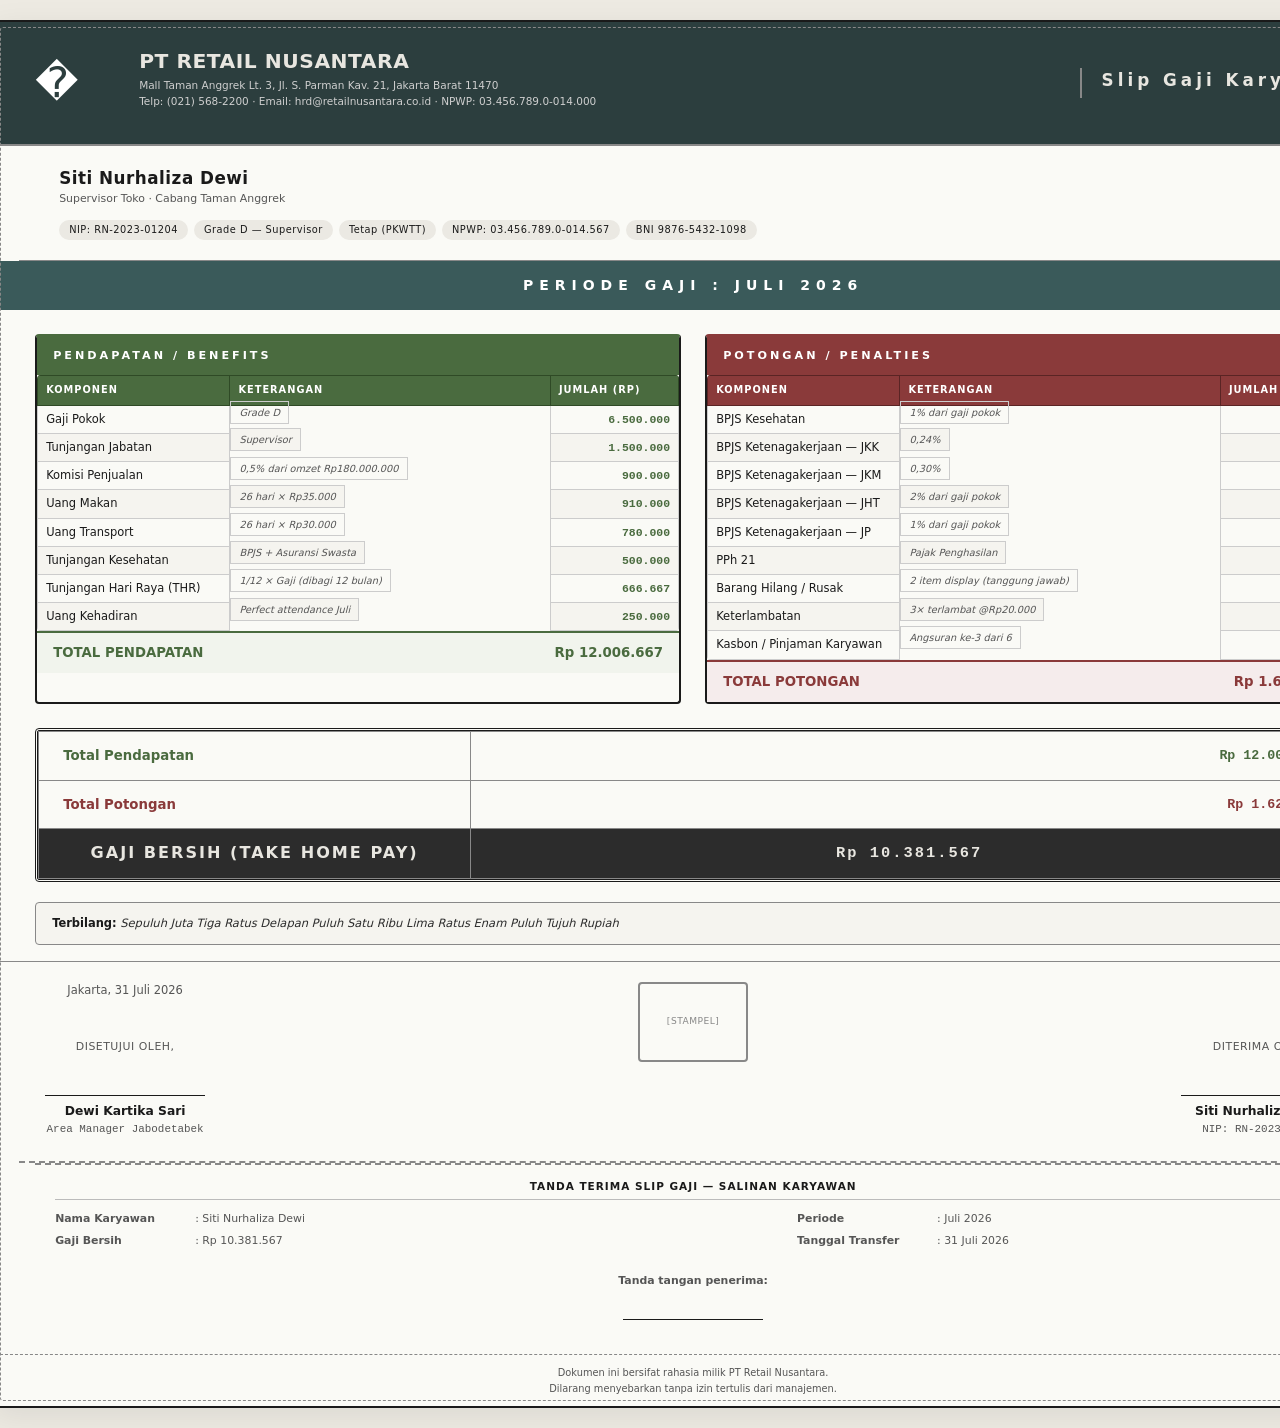
<file: slip-3-retail.html>
<!DOCTYPE html>
<html lang="id">
<head>
  <meta charset="UTF-8">
  <meta name="viewport" content="width=device-width, initial-scale=1.0">
  <title>Slip Gaji — PT Retail Nusantara</title>
  <link rel="stylesheet" href="style.css">
  <style>
    /* Retail — Muted Slate */
    :root {
      --ink: #1a1a1a;
      --ink-light: #2c2c2c;
      --ink-muted: #555;
      --border-dark: #1a1a1a;
      --border-mid: #888;
      --border-light: #bbb;
      --bg: #f0f0ee;
      --paper: #fafaf6;
      --blue: #3a5a5a;
      --green: #4a6b3f;
      --green-light: #f1f4ed;
      --red: #8a3a3a;
      --red-light: #f5ecec;
    }

    body {
      font-family: 'Nunito', 'Poppins', 'Segoe UI', system-ui, sans-serif;
      background: #edeae2;
    }

    .slip {
      border: 2px solid #1a1a1a;
      border-radius: 4px;
      box-shadow: 0 8px 32px rgba(0,0,0,0.08);
      overflow: hidden;
    }
    .slip::before {
      border: 1px dashed #888;
      border-radius: 3px;
      top: 5px; left: 5px; right: 5px; bottom: 5px;
    }

    .slip-header {
      background: #2c3e3e;
      color: #fff;
      padding: 28px 40px 18px;
      border-bottom: none;
    }
    .company-crest { font-size: 2.6rem; }
    .company-name { color: #e8e6e0; font-size: 1.45rem; font-weight: 800; letter-spacing: 0.5px; }
    .company-addr { color: #cfcfcf; font-size: 0.75rem; }
    .divider::before, .divider::after { background: rgba(255,255,255,0.2); }
    .divider .diamond { background: #cfcfcf; }
    .doc-title { color: #e8e6e0; border-color: rgba(255,255,255,0.25); letter-spacing: 2px; }
    .doc-ref { color: #cfcfcf; }

    .period-bar {
      background: #3a5a5a;
      font-size: 0.92rem;
      letter-spacing: 2px;
    }

    .section-heading { letter-spacing: 2px; font-weight: 800; }
    .section-heading.benefits { color: #4a6b3f; border-bottom: 2px dashed #4a6b3f; }
    .section-heading.benefits .badge { background: #4a6b3f; border-radius: 3px; }
    .section-heading.penalties { color: #8a3a3a; border-bottom: 2px dashed #8a3a3a; }
    .section-heading.penalties .badge { background: #8a3a3a; border-radius: 3px; }

    .data-table {
      border: 1px solid #888;
      border-radius: 4px;
      overflow: hidden;
    }
    .data-table thead th {
      background: #ebe9e3;
      color: #1a1a1a;
      font-size: 0.74rem;
      letter-spacing: 1px;
      border-color: #888;
    }
    .data-table tbody td { border-color: #d6d4ce; }
    .data-table tbody tr:nth-child(even) td { background: #f5f4ef; }
    .data-table .subtotal-row td { background: #ebe9e3 !important; }
    .data-table.benefits-table .subtotal-row td:last-child { color: #4a6b3f; }
    .data-table.penalties-table .subtotal-row td:last-child { color: #8a3a3a; }
    .data-table.benefits-table tbody td:last-child { color: #4a6b3f; }
    .data-table.penalties-table tbody td:last-child { color: #8a3a3a; }

    .grand-summary {
      border: 2px solid #1a1a1a;
      border-radius: 4px;
      overflow: hidden;
    }
    .grand-summary td { border-color: #888; }
    .grand-summary .row-income .value-col { color: #4a6b3f; }
    .grand-summary .row-deduction .value-col { color: #8a3a3a; }
    .grand-summary .row-net td {
      background: #2c2c2c !important;
    }

    .amount-words { border-color: #888; border-style: solid; background: #f5f4ef; border-radius: 4px; }

    .sig-block .sig-line { border-color: #1a1a1a; }
    .stamp-area { border-color: #888; color: #888; border-radius: 4px; }
    .tear-line { border-color: #888; }
    .tear-line::after { color: #1a1a1a; }

    .back-link:hover { color: #1a1a1a; }
    .print-btn { background: #2c2e3e; border-radius: 4px; }
    .print-btn:hover { background: #1a1a1a; }

    /* === Landscape A4 Layout (Retail) === */
    body {
      background: #edeae2;
      min-height: 100vh;
      overflow-x: auto;
    }
    .page-wrapper {
      display: flex;
      justify-content: center;
      align-items: stretch;
      padding: 20px;
      min-height: 100vh;
    }
    .slip {
      width: 1400px;
      max-width: none;
      flex-shrink: 0;
    }
    .slip-header {
      display: grid;
      grid-template-columns: 80px 1fr auto;
      align-items: center;
      gap: 24px;
      padding: 24px 40px;
      text-align: left;
      border-bottom: 2px solid #888;
    }
    .slip-header > * {
      display: block;
      margin-left: 0;
      margin-right: 0;
    }
    .company-crest { font-size: 3rem; margin-bottom: 0; }
    .company-name { text-align: left; }
    .company-addr { text-align: left; }
    .header-right {
      text-align: right;
      border-left: 2px solid #888;
      padding-left: 20px;
    }
    .header-right .doc-title-landscape {
      font-size: 1.2rem;
      color: #e8e6e0;
      letter-spacing: 4px;
      font-weight: 700;
      margin-bottom: 4px;
    }
    .header-right .doc-ref {
      font-size: 0.78rem;
      color: #cfcfcf;
      font-family: 'Courier New', monospace;
    }
    .divider { display: none; }
    .doc-title, .doc-ref { display: none; }
    .employee-info {
      padding: 20px 40px;
      border-bottom: 1px solid #888;
      text-align: left;
    }
    .employee-info .emp-name {
      font-size: 1.2rem;
      font-weight: 800;
      color: #1a1a1a;
      letter-spacing: 0.5px;
    }
    .employee-info .emp-role {
      font-size: 0.78rem;
      color: #555;
      margin-bottom: 12px;
    }
    .employee-info .emp-chips {
      display: flex;
      flex-wrap: wrap;
      justify-content: flex-start;
      gap: 6px;
    }
    .employee-info .chip {
      background: #ebe9e3;
      color: #1a1a1a;
      padding: 3px 10px;
      border-radius: 12px;
      font-size: 0.7rem;
      letter-spacing: 0.5px;
    }
    .period-bar {
      text-align: center;
      letter-spacing: 6px;
      font-size: 1rem;
      padding: 14px;
    }
    .landscape-grid {
      display: grid;
      grid-template-columns: 1fr 1fr;
      gap: 24px;
      padding: 24px 40px;
    }
    .landscape-grid .panel {
      border: 2px solid #1a1a1a;
      background: #fafaf6;
      border-radius: 4px;
    }
    .landscape-grid .panel.benefits-panel {
      border-top: 4px solid #4a6b3f;
    }
    .landscape-grid .panel.penalties-panel {
      border-top: 4px solid #8a3a3a;
    }
    .landscape-grid .panel-title {
      padding: 10px 16px;
      font-size: 0.8rem;
      font-weight: 700;
      letter-spacing: 3px;
      text-transform: uppercase;
      color: #fff;
    }
    .landscape-grid .panel.benefits-panel .panel-title { background: #4a6b3f; }
    .landscape-grid .panel.penalties-panel .panel-title { background: #8a3a3a; }
    .landscape-grid .panel-total {
      padding: 10px 16px;
      font-size: 0.95rem;
      font-weight: 800;
      border-top: 2px solid;
      display: flex;
      justify-content: space-between;
      align-items: center;
    }
    .landscape-grid .panel.benefits-panel .panel-total {
      border-color: #4a6b3f;
      background: #f1f4ed;
      color: #4a6b3f;
    }
    .landscape-grid .panel.penalties-panel .panel-total {
      border-color: #8a3a3a;
      background: #f5ecec;
      color: #8a3a3a;
    }
    .landscape-grid .data-table {
      border: none;
      width: 100%;
      font-size: 0.82rem;
    }
    .landscape-grid .data-table thead th {
      background: #2c2c2c;
      color: #e8e6e0;
      font-size: 0.7rem;
      letter-spacing: 1px;
      border-color: #555;
      padding: 7px 8px;
      text-align: left;
    }
    .landscape-grid .panel.benefits-panel .data-table thead th { background: #4a6b3f; color: #fff; border-color: #2f4a26; }
    .landscape-grid .panel.penalties-panel .data-table thead th { background: #8a3a3a; color: #fff; border-color: #5a2424; }
    .landscape-grid .data-table tbody td {
      border-color: #ccc;
      padding: 5px 8px;
      font-size: 0.82rem;
    }
    .landscape-grid .data-table .col-note { font-size: 0.7rem; color: #555; display: inline; }
    .landscape-grid .data-table tbody td:last-child { color: #1a1a1a; font-weight: 700; text-align: right; }
    .landscape-grid .panel.benefits-panel .data-table tbody td:last-child { color: #4a6b3f; }
    .landscape-grid .panel.penalties-panel .data-table tbody td:last-child { color: #8a3a3a; }
    .landscape-grid .data-table .subtotal-row { display: none; }
    .grand-summary {
      margin: 0 40px 20px;
      border: 3px double #1a1a1a;
      background: #fafaf6;
    }
    .grand-summary table {
      width: 100%;
      table-layout: fixed;
    }
    .grand-summary td {
      padding: 14px 24px;
      font-size: 0.95rem;
      border-color: #888;
    }
    .grand-summary .row-income .label-col { color: #4a6b3f; font-weight: 700; width: 33%; }
    .grand-summary .row-income .value-col { color: #4a6b3f; font-weight: 800; text-align: right; width: 67%; }
    .grand-summary .row-deduction .label-col { color: #8a3a3a; font-weight: 700; width: 33%; }
    .grand-summary .row-deduction .value-col { color: #8a3a3a; font-weight: 800; text-align: right; width: 67%; }
    .grand-summary .row-net td {
      background: #2c2c2c !important;
      color: #e8e6e0 !important;
      text-align: center !important;
      font-size: 1.15rem;
      letter-spacing: 2px;
    }
    .grand-summary .row-net .value-col { color: #e8e6e0 !important; }
    .amount-words {
      margin: 0 40px 16px;
      padding: 12px 16px;
      border: 1px solid #888;
      background: #f5f4ef;
      font-style: italic;
    }
    .slip-footer {
      padding: 20px 40px 24px;
      justify-content: space-between;
      flex-direction: row;
      align-items: flex-start;
      border-top: 1px solid #888;
    }
    .stamp-area {
      border: 2px solid #888;
      width: 110px;
      order: 0;
      margin: 0;
    }
    .receipt-copy {
      margin: 0 40px 16px;
      padding: 14px 20px;
      text-align: left;
      border-top: 2px dashed #888;
    }
    .receipt-copy .receipt-header {
      font-weight: 800;
      color: #1a1a1a;
      text-align: center;
    }
    .legal-footer {
      padding: 10px 40px;
      text-align: center;
      border-top: 1px dashed #888;
    }
    @media (max-width: 900px) {
      .landscape-grid { grid-template-columns: 1fr; }
    }
    @media print {
      @page {
        size: A4 landscape;
        margin: 10mm;
      }
      .page-wrapper { padding: 0; }
      .slip { width: 100%; min-height: 0; }
    }
  </style>
</head>
<body>

<div class="page-wrapper">

  <div style="margin-bottom: 16px;">
    <a href="index.html" class="back-link">
      <svg viewBox="0 0 24 24" fill="none" stroke="currentColor" stroke-width="2"><path d="M19 12H5M12 19l-7-7 7-7"/></svg>
      Kembali ke Koleksi
    </a>
    <button class="print-btn" onclick="window.print()">
      <svg viewBox="0 0 24 24" fill="none" stroke="currentColor" stroke-width="2"><path d="M6 9V2h12v7M6 18H4a2 2 0 01-2-2v-5a2 2 0 012-2h16a2 2 0 012 2v5a2 2 0 01-2 2h-2"/><rect x="6" y="14" width="12" height="8"/></svg>
      Cetak Slip
    </button>
  </div>

  <div class="slip">

    <!-- ===== HEADER ===== -->
    <div class="slip-header">
      <div class="company-crest">�</div>
      <div class="company-info-block">
        <div class="company-name">PT Retail Nusantara</div>
        <div class="company-addr">
          Mall Taman Anggrek Lt. 3, Jl. S. Parman Kav. 21, Jakarta Barat 11470<br>
          Telp: (021) 568-2200 · Email: hrd@retailnusantara.co.id · NPWP: 03.456.789.0-014.000
        </div>
      </div>
      <div class="header-right">
        <div class="doc-title-landscape">Slip Gaji Karyawan</div>
        <div class="doc-ref">No. Dokumen: SG/RN/2026/VII/01204</div>
      </div>
    </div>

    <!-- ===== EMPLOYEE INFO ===== -->
    <div class="employee-info">
      <div class="emp-name">Siti Nurhaliza Dewi</div>
      <div class="emp-role">Supervisor Toko · Cabang Taman Anggrek</div>
      <div class="emp-chips">
        <span class="chip">NIP: RN-2023-01204</span>
        <span class="chip">Grade D — Supervisor</span>
        <span class="chip">Tetap (PKWTT)</span>
        <span class="chip">NPWP: 03.456.789.0-014.567</span>
        <span class="chip">BNI 9876-5432-1098</span>
      </div>
    </div>

    <!-- ===== PERIOD ===== -->
    <div class="period-bar">Periode Gaji : Juli 2026</div>

    <!-- ===== BENEFITS & PENALTIES (Landscape Side-by-Side) ===== -->
    <div class="landscape-grid">
      <div class="panel benefits-panel">
        <div class="panel-title">Pendapatan / Benefits</div>
        <table class="data-table benefits-table">
          <thead>
            <tr>
              <th style="width:30%">Komponen</th>
              <th>Keterangan</th>
              <th style="width:20%">Jumlah (Rp)</th>
            </tr>
          </thead>
          <tbody>
            <tr>
              <td>Gaji Pokok</td>
              <td class="col-note">Grade D</td>
              <td>6.500.000</td>
            </tr>
            <tr>
              <td>Tunjangan Jabatan</td>
              <td class="col-note">Supervisor</td>
              <td>1.500.000</td>
            </tr>
            <tr>
              <td>Komisi Penjualan</td>
              <td class="col-note">0,5% dari omzet Rp180.000.000</td>
              <td>900.000</td>
            </tr>
            <tr>
              <td>Uang Makan</td>
              <td class="col-note">26 hari × Rp35.000</td>
              <td>910.000</td>
            </tr>
            <tr>
              <td>Uang Transport</td>
              <td class="col-note">26 hari × Rp30.000</td>
              <td>780.000</td>
            </tr>
            <tr>
              <td>Tunjangan Kesehatan</td>
              <td class="col-note">BPJS + Asuransi Swasta</td>
              <td>500.000</td>
            </tr>
            <tr>
              <td>Tunjangan Hari Raya (THR)</td>
              <td class="col-note">1/12 × Gaji (dibagi 12 bulan)</td>
              <td>666.667</td>
            </tr>
            <tr>
              <td>Uang Kehadiran</td>
              <td class="col-note">Perfect attendance Juli</td>
              <td>250.000</td>
            </tr>
          </tbody>
        </table>
        <div class="panel-total">
          <span>TOTAL PENDAPATAN</span>
          <span>Rp 12.006.667</span>
        </div>
      </div>

      <div class="panel penalties-panel">
        <div class="panel-title">Potongan / Penalties</div>
        <table class="data-table penalties-table">
          <thead>
            <tr>
              <th style="width:30%">Komponen</th>
              <th>Keterangan</th>
              <th style="width:20%">Jumlah (Rp)</th>
            </tr>
          </thead>
          <tbody>
            <tr>
              <td>BPJS Kesehatan</td>
              <td class="col-note">1% dari gaji pokok</td>
              <td>65.000</td>
            </tr>
            <tr>
              <td>BPJS Ketenagakerjaan — JKK</td>
              <td class="col-note">0,24%</td>
              <td>15.600</td>
            </tr>
            <tr>
              <td>BPJS Ketenagakerjaan — JKM</td>
              <td class="col-note">0,30%</td>
              <td>19.500</td>
            </tr>
            <tr>
              <td>BPJS Ketenagakerjaan — JHT</td>
              <td class="col-note">2% dari gaji pokok</td>
              <td>130.000</td>
            </tr>
            <tr>
              <td>BPJS Ketenagakerjaan — JP</td>
              <td class="col-note">1% dari gaji pokok</td>
              <td>65.000</td>
            </tr>
            <tr>
              <td>PPh 21</td>
              <td class="col-note">Pajak Penghasilan</td>
              <td>420.000</td>
            </tr>
            <tr>
              <td>Barang Hilang / Rusak</td>
              <td class="col-note">2 item display (tanggung jawab)</td>
              <td>350.000</td>
            </tr>
            <tr>
              <td>Keterlambatan</td>
              <td class="col-note">3× terlambat @Rp20.000</td>
              <td>60.000</td>
            </tr>
            <tr>
              <td>Kasbon / Pinjaman Karyawan</td>
              <td class="col-note">Angsuran ke-3 dari 6</td>
              <td>500.000</td>
            </tr>
          </tbody>
        </table>
        <div class="panel-total">
          <span>TOTAL POTONGAN</span>
          <span>Rp 1.625.100</span>
        </div>
      </div>
    </div>

    <!-- ===== GRAND SUMMARY ===== -->
    <div class="grand-summary">
      <table>
        <tr class="row-income">
          <td class="label-col">Total Pendapatan</td>
          <td class="value-col">Rp 12.006.667</td>
        </tr>
        <tr class="row-deduction">
          <td class="label-col">Total Potongan</td>
          <td class="value-col">Rp 1.625.100</td>
        </tr>
        <tr class="row-net">
          <td class="label-col">GAJI BERSIH (TAKE HOME PAY)</td>
          <td class="value-col">Rp 10.381.567</td>
        </tr>
      </table>
    </div>

    <div class="amount-words">
      <strong>Terbilang:</strong> Sepuluh Juta Tiga Ratus Delapan Puluh Satu Ribu Lima Ratus Enam Puluh Tujuh Rupiah
    </div>

    <!-- ===== SIGNATURE ===== -->
    <div class="slip-footer">
      <div class="sig-block">
        <div class="sig-place-date">Jakarta, 31 Juli 2026</div>
        <div class="sig-title">Disetujui oleh,</div>
        <hr class="sig-line">
        <div class="sig-name">Dewi Kartika Sari</div>
        <div class="sig-nip">Area Manager Jabodetabek</div>
      </div>
      <div class="stamp-area">[STAMPEL]</div>
      <div class="sig-block">
        <div class="sig-place-date">&nbsp;</div>
        <div class="sig-title">Diterima oleh,</div>
        <hr class="sig-line">
        <div class="sig-name">Siti Nurhaliza Dewi</div>
        <div class="sig-nip">NIP: RN-2023-01204</div>
      </div>
    </div>

    <hr class="tear-line">

    <div class="receipt-copy">
      <div class="receipt-header">Tanda Terima Slip Gaji — Salinan Karyawan</div>
      <table>
        <tr>
          <td class="r-label">Nama Karyawan</td><td>: Siti Nurhaliza Dewi</td>
          <td class="r-label">Periode</td><td>: Juli 2026</td>
        </tr>
        <tr>
          <td class="r-label">Gaji Bersih</td><td>: Rp 10.381.567</td>
          <td class="r-label">Tanggal Transfer</td><td>: 31 Juli 2026</td>
        </tr>
      </table>
      <div class="sig-ack">
        Tanda tangan penerima:
        <div class="sig-ack-line"></div>
      </div>
    </div>

    <div class="legal-footer">
      Dokumen ini bersifat rahasia milik PT Retail Nusantara.<br>
      Dilarang menyebarkan tanpa izin tertulis dari manajemen.
    </div>

  </div>
</div>

</body>
</html>
</file>
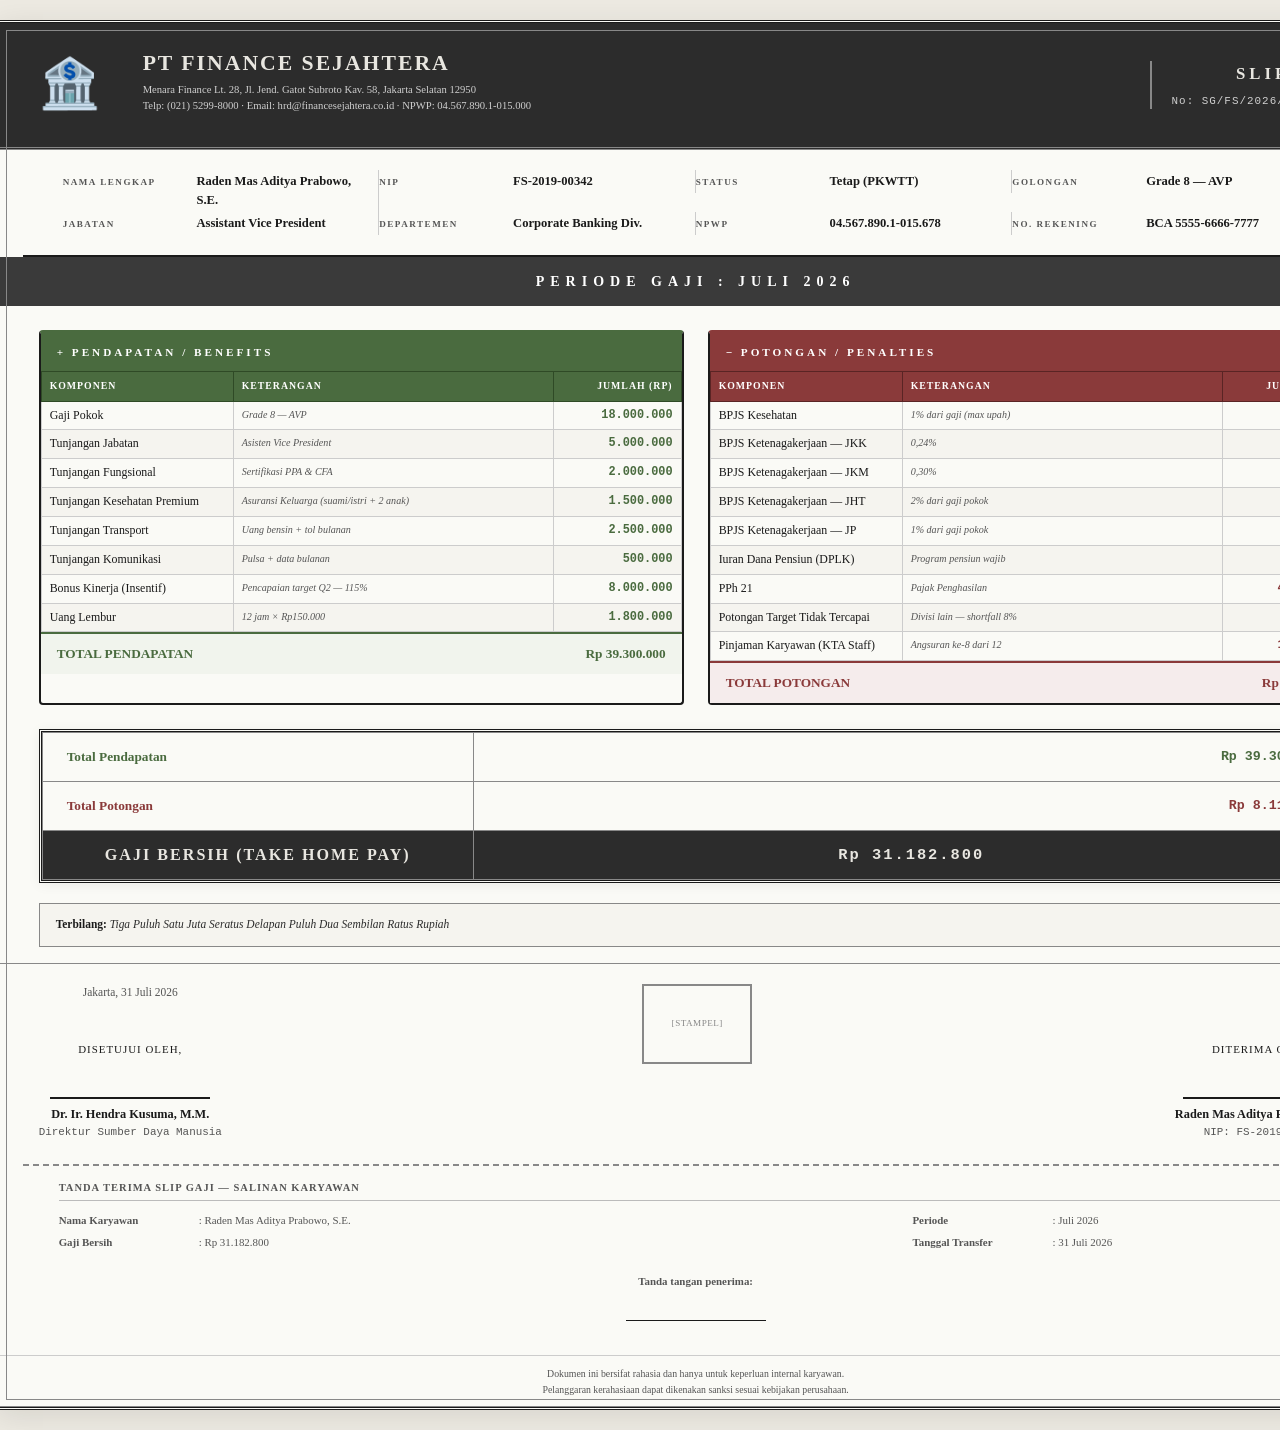
<file: slip-4-finance.html>
<!DOCTYPE html>
<html lang="id">
<head>
  <meta charset="UTF-8">
  <meta name="viewport" content="width=device-width, initial-scale=1.0">
  <title>Slip Gaji — PT Finance Sejahtera</title>
  <link rel="stylesheet" href="style.css">
  <style>
    /* Finance/Banking — Muted Charcoal */
    :root {
      --ink: #1a1a1a;
      --ink-light: #2c2c2c;
      --ink-muted: #555;
      --border-dark: #1a1a1a;
      --border-mid: #888;
      --border-light: #bbb;
      --bg: #f0f0ee;
      --paper: #fafaf6;
      --blue: #2c3e50;
      --green: #4a6b3f;
      --green-light: #f1f4ed;
      --red: #8a3a3a;
      --red-light: #f5ecec;
    }

    body {
      font-family: 'Book Antiqua', 'Palatino Linotype', 'Georgia', serif;
      background: #edeae2;
    }

    .slip {
      border: 3px double #1a1a1a;
      border-radius: 0;
      box-shadow: 0 6px 30px rgba(0,0,0,0.1), inset 0 0 0 1px #888;
    }
    .slip::before {
      border: 1px solid #888;
      top: 7px; left: 7px; right: 7px; bottom: 7px;
    }

    .slip-header {
      background: #2c2c2c;
      color: #fff;
      padding: 30px 40px 20px;
      border-bottom: 3px double #888;
    }
    .company-crest { font-size: 2.8rem; }
    .company-name { color: #e8e6e0; font-size: 1.55rem; font-weight: 700; letter-spacing: 2px; }
    .company-addr { color: #cfcfcf; font-size: 0.76rem; }
    .divider::before, .divider::after { background: #888; height: 2px; }
    .divider .diamond { background: #888; width: 10px; height: 10px; }
    .doc-title { color: #e8e6e0; border-color: #888; font-size: 1.1rem; letter-spacing: 4px; }
    .doc-ref { color: #cfcfcf; font-family: 'Book Antiqua', serif; letter-spacing: 1px; }

    .employee-info {
      border-bottom: 2px solid #1a1a1a;
    }
    .info-table .label { color: #1a1a1a; }
    .info-table .value { color: #1a1a1a; }

    .period-bar {
      background: #3a3a3a;
      font-size: 0.95rem;
      letter-spacing: 4px;
      font-weight: 700;
    }

    .section-heading {
      font-size: 0.88rem;
      letter-spacing: 2.5px;
      font-weight: 700;
    }
    .section-heading.benefits { color: #4a6b3f; border-bottom: 2px solid #4a6b3f; }
    .section-heading.benefits .badge { background: #4a6b3f; }
    .section-heading.penalties { color: #8a3a3a; border-bottom: 2px solid #8a3a3a; }
    .section-heading.penalties .badge { background: #8a3a3a; }

    .data-table {
      border: 2px solid #888;
    }
    .data-table thead th {
      background: #2c2c2c;
      color: #e8e6e0;
      font-size: 0.73rem;
      letter-spacing: 1.5px;
      border-color: #555;
      padding: 9px 8px;
    }
    .data-table tbody td {
      border-color: #ccc;
      font-size: 0.9rem;
    }
    .data-table .col-note { color: #555; }
    .data-table tbody tr:nth-child(even) td { background: #f5f4ef; }
    .data-table .subtotal-row td { background: #ebe9e3 !important; border-top: 2px solid #1a1a1a; }
    .data-table.benefits-table .subtotal-row td:last-child { color: #4a6b3f; }
    .data-table.penalties-table .subtotal-row td:last-child { color: #8a3a3a; }
    .data-table.benefits-table tbody td:last-child { color: #4a6b3f; }
    .data-table.penalties-table tbody td:last-child { color: #8a3a3a; }

    .grand-summary {
      border: 3px double #1a1a1a;
      box-shadow: 0 2px 12px rgba(0,0,0,0.06);
    }
    .grand-summary td { border-color: #888; }
    .grand-summary .label-col { color: #1a1a1a; font-weight: 700; }
    .grand-summary .row-income .value-col { color: #4a6b3f; }
    .grand-summary .row-deduction .value-col { color: #8a3a3a; }
    .grand-summary .row-net td {
      background: #2c2c2c !important;
      color: #e8e6e0 !important;
      font-size: 1.05rem;
      letter-spacing: 1px;
    }
    .grand-summary .row-net .value-col { color: #e8e6e0 !important; }

    .amount-words { border-color: #888; border-style: solid; background: #f5f4ef; }

    .sig-block .sig-title { color: #1a1a1a; letter-spacing: 1px; }
    .sig-block .sig-line { border-color: #1a1a1a; border-width: 2px; }
    .sig-block .sig-name { color: #1a1a1a; }
    .stamp-area { border-color: #888; color: #888; }
    .tear-line { border-color: #888; }
    .tear-line::after { color: #888; }

    .back-link:hover { color: #1a1a1a; }
    .print-btn { background: #2c2c2c; letter-spacing: 1px; }
    .print-btn:hover { background: #555; color: #fff; }

    /* === Landscape A4 Layout (Finance) === */
    body {
      background: #edeae2;
      min-height: 100vh;
      overflow-x: auto;
    }
    .page-wrapper {
      display: flex;
      justify-content: center;
      align-items: stretch;
      padding: 20px;
      min-height: 100vh;
    }
    .slip {
      width: 1400px;
      max-width: none;
      flex-shrink: 0;
    }
    .slip-header {
      display: grid;
      grid-template-columns: 80px 1fr auto;
      align-items: center;
      gap: 24px;
      padding: 24px 40px;
      text-align: left;
    }
    .slip-header::after {
      display: none;
    }
    .company-crest { font-size: 3.5rem; }
    .company-name { text-align: left; }
    .company-addr { text-align: left; }
    .header-right {
      text-align: right;
      border-left: 2px solid #888;
      padding-left: 20px;
    }
    .header-right .doc-title-landscape {
      font-size: 1.2rem;
      color: #e8e6e0;
      letter-spacing: 4px;
      font-weight: 700;
      margin-bottom: 4px;
    }
    .header-right .doc-ref {
      font-size: 0.78rem;
      color: #cfcfcf;
      font-family: 'Courier New', monospace;
    }
    .divider { display: none; }
    .employee-info {
      padding: 20px 40px;
      border-bottom: 2px solid #1a1a1a;
    }
    .info-table {
      width: 100%;
      table-layout: fixed;
    }
    .info-table td.label {
      font-size: 0.65rem;
      color: #555;
      text-transform: uppercase;
      letter-spacing: 1.5px;
      padding: 2px 8px 2px 0;
      width: 14%;
    }
    .info-table td.colon { display: none; }
    .info-table td.value {
      font-size: 0.9rem;
      color: #1a1a1a;
      font-weight: 700;
      padding: 2px 14px 2px 0;
      border-right: 1px solid #ccc;
      width: 19%;
    }
    .info-table td.value:last-child { border-right: none; }
    .info-table tr {
      display: flex;
      align-items: baseline;
    }
    .period-bar {
      text-align: center;
      letter-spacing: 6px;
      font-size: 1rem;
      padding: 14px;
    }
    .landscape-grid {
      display: grid;
      grid-template-columns: 1fr 1fr;
      gap: 24px;
      padding: 24px 40px;
    }
    .landscape-grid .panel {
      border: 2px solid #1a1a1a;
      background: #fafaf6;
      border-radius: 4px;
    }
    .landscape-grid .panel.benefits-panel {
      border-top: 4px solid #4a6b3f;
    }
    .landscape-grid .panel.penalties-panel {
      border-top: 4px solid #8a3a3a;
    }
    .landscape-grid .panel-title {
      padding: 10px 16px;
      font-size: 0.8rem;
      font-weight: 700;
      letter-spacing: 3px;
      text-transform: uppercase;
      color: #fff;
    }
    .landscape-grid .panel.benefits-panel .panel-title { background: #4a6b3f; }
    .landscape-grid .panel.penalties-panel .panel-title { background: #8a3a3a; }
    .landscape-grid .panel-total {
      padding: 10px 16px;
      font-size: 0.95rem;
      font-weight: 800;
      border-top: 2px solid;
      display: flex;
      justify-content: space-between;
      align-items: center;
    }
    .landscape-grid .panel.benefits-panel .panel-total {
      border-color: #4a6b3f;
      background: #f1f4ed;
      color: #4a6b3f;
    }
    .landscape-grid .panel.penalties-panel .panel-total {
      border-color: #8a3a3a;
      background: #f5ecec;
      color: #8a3a3a;
    }
    .landscape-grid .data-table {
      border: none;
      width: 100%;
    }
    .landscape-grid .data-table thead th {
      background: #2c2c2c;
      color: #e8e6e0;
      font-size: 0.7rem;
      letter-spacing: 1px;
      border-color: #555;
      padding: 7px 8px;
    }
    .landscape-grid .panel.benefits-panel .data-table thead th { background: #4a6b3f; color: #fff; border-color: #2f4a26; }
    .landscape-grid .panel.penalties-panel .data-table thead th { background: #8a3a3a; color: #fff; border-color: #5a2424; }
    .landscape-grid .data-table tbody td {
      border-color: #ccc;
      padding: 5px 8px;
      font-size: 0.85rem;
    }
    .landscape-grid .data-table .col-note { font-size: 0.72rem; color: #555; }
    .landscape-grid .data-table .subtotal-row { display: none; }
    .landscape-grid .panel.benefits-panel .data-table tbody td:last-child { color: #4a6b3f; font-weight: 700; }
    .landscape-grid .panel.penalties-panel .data-table tbody td:last-child { color: #8a3a3a; font-weight: 700; }
    .grand-summary {
      margin: 0 40px 20px;
      border: 3px double #1a1a1a;
      background: #fafaf6;
    }
    .grand-summary table {
      width: 100%;
      table-layout: fixed;
    }
    .grand-summary td {
      padding: 14px 24px;
      font-size: 0.95rem;
    }
    .grand-summary .row-income .label-col { color: #4a6b3f; font-weight: 700; width: 33%; }
    .grand-summary .row-income .value-col { color: #4a6b3f; font-weight: 800; text-align: right; width: 67%; }
    .grand-summary .row-deduction .label-col { color: #8a3a3a; font-weight: 700; width: 33%; }
    .grand-summary .row-deduction .value-col { color: #8a3a3a; font-weight: 800; text-align: right; width: 67%; }
    .grand-summary .row-net td {
      background: #2c2c2c !important;
      color: #e8e6e0 !important;
      text-align: center !important;
      font-size: 1.15rem;
      letter-spacing: 2px;
    }
    .amount-words {
      margin: 0 40px 16px;
      padding: 12px 16px;
      border: 1px solid #888;
      background: #f5f4ef;
      font-style: italic;
    }
    .slip-footer {
      padding: 20px 40px 24px;
      justify-content: space-between;
    }
    .stamp-area {
      border: 2px solid #888;
      width: 110px;
    }
    .receipt-copy {
      margin: 0 40px 16px;
      padding: 14px 20px;
    }
    .legal-footer {
      padding: 10px 40px;
    }
    @media print {
      @page {
        size: A4 landscape;
        margin: 10mm;
      }
      .page-wrapper { padding: 0; }
      .slip { width: 100%; min-height: 0; }
    }
    @media (max-width: 900px) {
      .landscape-grid { grid-template-columns: 1fr; }
      .info-table tr { flex-wrap: wrap; }
      .info-table td.value { border-right: none; min-width: 33%; }
    }
  </style>
</head>
<body>

<div class="page-wrapper">

  <div style="margin-bottom: 16px;">
    <a href="index.html" class="back-link">
      <svg viewBox="0 0 24 24" fill="none" stroke="currentColor" stroke-width="2"><path d="M19 12H5M12 19l-7-7 7-7"/></svg>
      Kembali ke Koleksi
    </a>
    <button class="print-btn" onclick="window.print()">
      <svg viewBox="0 0 24 24" fill="none" stroke="currentColor" stroke-width="2"><path d="M6 9V2h12v7M6 18H4a2 2 0 01-2-2v-5a2 2 0 012-2h16a2 2 0 012 2v5a2 2 0 01-2 2h-2"/><rect x="6" y="14" width="12" height="8"/></svg>
      Cetak Slip
    </button>
  </div>

  <div class="slip">

    <!-- ===== HEADER (landscape 3-col) ===== -->
    <div class="slip-header">
      <div class="company-crest">🏦</div>
      <div class="header-center">
        <div class="company-name">PT Finance Sejahtera</div>
        <div class="company-addr">
          Menara Finance Lt. 28, Jl. Jend. Gatot Subroto Kav. 58, Jakarta Selatan 12950<br>
          Telp: (021) 5299-8000 · Email: hrd@financesejahtera.co.id · NPWP: 04.567.890.1-015.000
        </div>
      </div>
      <div class="header-right">
        <div class="doc-title-landscape">SLIP GAJI</div>
        <div class="doc-ref">No: SG/FS/2026/VII/00342</div>
      </div>
    </div>

    <!-- ===== EMPLOYEE INFO (landscape flat rows) ===== -->
    <div class="employee-info">
      <table class="info-table">
        <tr>
          <td class="label">Nama Lengkap</td>
          <td class="value">Raden Mas Aditya Prabowo, S.E.</td>
          <td class="label">NIP</td>
          <td class="value">FS-2019-00342</td>
          <td class="label">Status</td>
          <td class="value">Tetap (PKWTT)</td>
          <td class="label">Golongan</td>
          <td class="value">Grade 8 — AVP</td>
        </tr>
        <tr>
          <td class="label">Jabatan</td>
          <td class="value">Assistant Vice President</td>
          <td class="label">Departemen</td>
          <td class="value">Corporate Banking Div.</td>
          <td class="label">NPWP</td>
          <td class="value">04.567.890.1-015.678</td>
          <td class="label">No. Rekening</td>
          <td class="value">BCA 5555-6666-7777</td>
        </tr>
      </table>
    </div>

    <!-- ===== PERIOD ===== -->
    <div class="period-bar">Periode Gaji : Juli 2026</div>

    <!-- ===== BENEFITS & PENALTIES (landscape 2-col) ===== -->
    <div class="landscape-grid">
      <div class="panel benefits-panel">
        <div class="panel-title">+ Pendapatan / Benefits</div>
        <table class="data-table benefits-table">
          <thead>
            <tr>
              <th style="width:30%">Komponen</th>
              <th>Keterangan</th>
              <th style="width:20%">Jumlah (Rp)</th>
            </tr>
          </thead>
        <tbody>
          <tr>
            <td>Gaji Pokok</td>
            <td class="col-note">Grade 8 — AVP</td>
            <td>18.000.000</td>
          </tr>
          <tr>
            <td>Tunjangan Jabatan</td>
            <td class="col-note">Asisten Vice President</td>
            <td>5.000.000</td>
          </tr>
          <tr>
            <td>Tunjangan Fungsional</td>
            <td class="col-note">Sertifikasi PPA & CFA</td>
            <td>2.000.000</td>
          </tr>
          <tr>
            <td>Tunjangan Kesehatan Premium</td>
            <td class="col-note">Asuransi Keluarga (suami/istri + 2 anak)</td>
            <td>1.500.000</td>
          </tr>
          <tr>
            <td>Tunjangan Transport</td>
            <td class="col-note">Uang bensin + tol bulanan</td>
            <td>2.500.000</td>
          </tr>
          <tr>
            <td>Tunjangan Komunikasi</td>
            <td class="col-note">Pulsa + data bulanan</td>
            <td>500.000</td>
          </tr>
          <tr>
            <td>Bonus Kinerja (Insentif)</td>
            <td class="col-note">Pencapaian target Q2 — 115%</td>
            <td>8.000.000</td>
          </tr>
          <tr>
            <td>Uang Lembur</td>
            <td class="col-note">12 jam × Rp150.000</td>
            <td>1.800.000</td>
          </tr>
          <tr class="subtotal-row">
            <td colspan="2"><strong>TOTAL PENDAPATAN</strong></td>
            <td><strong>39.300.000</strong></td>
          </tr>
        </tbody>
        </table>
        <div class="panel-total">
          <span>TOTAL PENDAPATAN</span>
          <span>Rp 39.300.000</span>
        </div>
      </div><!-- .benefits-panel -->

      <div class="panel penalties-panel">
        <div class="panel-title">− Potongan / Penalties</div>
        <table class="data-table penalties-table">
          <thead>
            <tr>
              <th style="width:30%">Komponen</th>
              <th>Keterangan</th>
              <th style="width:20%">Jumlah (Rp)</th>
            </tr>
          </thead>
        <tbody>
          <tr>
            <td>BPJS Kesehatan</td>
            <td class="col-note">1% dari gaji (max upah)</td>
            <td>180.000</td>
          </tr>
          <tr>
            <td>BPJS Ketenagakerjaan — JKK</td>
            <td class="col-note">0,24%</td>
            <td>43.200</td>
          </tr>
          <tr>
            <td>BPJS Ketenagakerjaan — JKM</td>
            <td class="col-note">0,30%</td>
            <td>54.000</td>
          </tr>
          <tr>
            <td>BPJS Ketenagakerjaan — JHT</td>
            <td class="col-note">2% dari gaji pokok</td>
            <td>360.000</td>
          </tr>
          <tr>
            <td>BPJS Ketenagakerjaan — JP</td>
            <td class="col-note">1% dari gaji pokok</td>
            <td>180.000</td>
          </tr>
          <tr>
            <td>Iuran Dana Pensiun (DPLK)</td>
            <td class="col-note">Program pensiun wajib</td>
            <td>500.000</td>
          </tr>
          <tr>
            <td>PPh 21</td>
            <td class="col-note">Pajak Penghasilan</td>
            <td>4.850.000</td>
          </tr>
          <tr>
            <td>Potongan Target Tidak Tercapai</td>
            <td class="col-note">Divisi lain — shortfall 8%</td>
            <td>750.000</td>
          </tr>
          <tr>
            <td>Pinjaman Karyawan (KTA Staff)</td>
            <td class="col-note">Angsuran ke-8 dari 12</td>
            <td>1.200.000</td>
          </tr>
          <tr class="subtotal-row">
            <td colspan="2"><strong>TOTAL POTONGAN</strong></td>
            <td><strong>8.117.200</strong></td>
          </tr>
        </tbody>
        </table>
        <div class="panel-total">
          <span>TOTAL POTONGAN</span>
          <span>Rp 8.117.200</span>
        </div>
      </div><!-- .penalties-panel -->
    </div><!-- .landscape-grid -->

    <!-- ===== GRAND SUMMARY ===== -->
    <div class="grand-summary">
      <table>
        <tr class="row-income">
          <td class="label-col">Total Pendapatan</td>
          <td class="value-col">Rp 39.300.000</td>
        </tr>
        <tr class="row-deduction">
          <td class="label-col">Total Potongan</td>
          <td class="value-col">Rp 8.117.200</td>
        </tr>
        <tr class="row-net">
          <td class="label-col">GAJI BERSIH (TAKE HOME PAY)</td>
          <td class="value-col">Rp 31.182.800</td>
        </tr>
      </table>
    </div>

    <div class="amount-words">
      <strong>Terbilang:</strong> Tiga Puluh Satu Juta Seratus Delapan Puluh Dua Sembilan Ratus Rupiah
    </div>

    <!-- ===== SIGNATURE ===== -->
    <div class="slip-footer">
      <div class="sig-block">
        <div class="sig-place-date">Jakarta, 31 Juli 2026</div>
        <div class="sig-title">Disetujui oleh,</div>
        <hr class="sig-line">
        <div class="sig-name">Dr. Ir. Hendra Kusuma, M.M.</div>
        <div class="sig-nip">Direktur Sumber Daya Manusia</div>
      </div>
      <div class="stamp-area">[STAMPEL]</div>
      <div class="sig-block">
        <div class="sig-place-date">&nbsp;</div>
        <div class="sig-title">Diterima oleh,</div>
        <hr class="sig-line">
        <div class="sig-name">Raden Mas Aditya Prabowo, S.E.</div>
        <div class="sig-nip">NIP: FS-2019-00342</div>
      </div>
    </div>

    <hr class="tear-line">

    <div class="receipt-copy">
      <div class="receipt-header">Tanda Terima Slip Gaji — Salinan Karyawan</div>
      <table>
        <tr>
          <td class="r-label">Nama Karyawan</td><td>: Raden Mas Aditya Prabowo, S.E.</td>
          <td class="r-label">Periode</td><td>: Juli 2026</td>
        </tr>
        <tr>
          <td class="r-label">Gaji Bersih</td><td>: Rp 31.182.800</td>
          <td class="r-label">Tanggal Transfer</td><td>: 31 Juli 2026</td>
        </tr>
      </table>
      <div class="sig-ack">
        Tanda tangan penerima:
        <div class="sig-ack-line"></div>
      </div>
    </div>

    <div class="legal-footer">
      Dokumen ini bersifat rahasia dan hanya untuk keperluan internal karyawan.<br>
      Pelanggaran kerahasiaan dapat dikenakan sanksi sesuai kebijakan perusahaan.
    </div>

  </div>
</div>

</body>
</html>
</file>
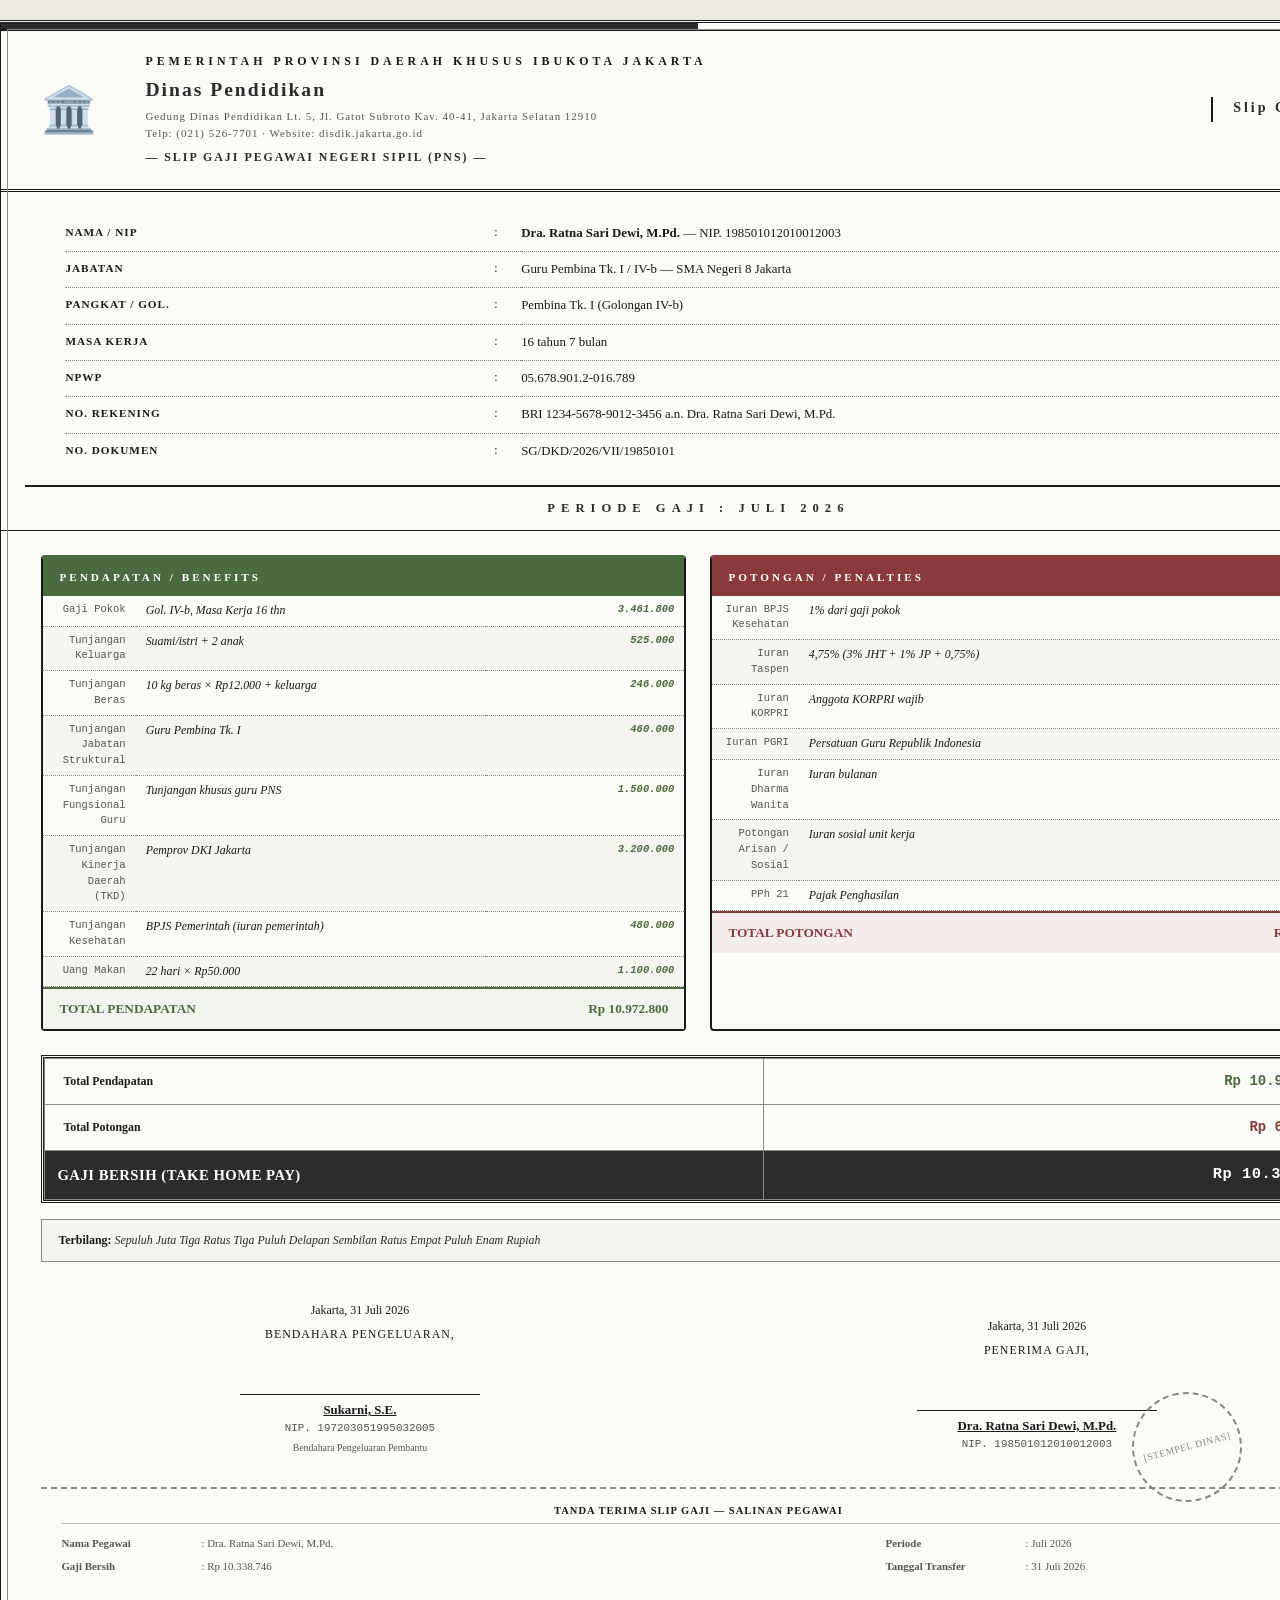
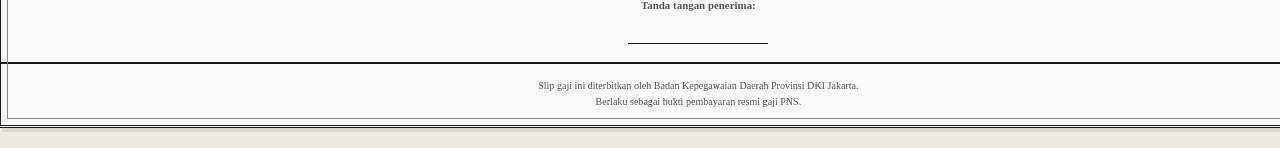
<file: slip-5-pemerintah.html>
<!DOCTYPE html>
<html lang="id">
<head>
  <meta charset="UTF-8">
  <meta name="viewport" content="width=device-width, initial-scale=1.0">
  <title>Slip Gaji — Dinas Pendidikan Provinsi DKI Jakarta</title>
  <link rel="stylesheet" href="style.css">
  <style>
    /* Government PNS — Muted Official */
    :root {
      --ink: #1a1a1a;
      --ink-light: #2c2c2c;
      --ink-muted: #555;
      --border-dark: #1a1a1a;
      --border-mid: #888;
      --border-light: #bbb;
      --bg: #f0f0ee;
      --paper: #fafaf6;
      --blue: #2c3e50;
      --green: #4a6b3f;
      --green-light: #f1f4ed;
      --red: #8a3a3a;
      --red-light: #f5ecec;
    }

    body {
      font-family: 'Times New Roman', 'Noto Serif', 'Georgia', serif;
      background: #edeae2;
      background-image: url("data:image/svg+xml,%3Csvg width='60' height='60' xmlns='http://www.w3.org/2000/svg'%3E%3Cpath d='M30 0L60 30L30 60L0 30Z' fill='none' stroke='%23d5d0c4' stroke-width='0.5'/%3E%3C/svg%3E");
    }

    .slip {
      border: 3px double #1a1a1a;
      border-radius: 0;
      box-shadow: 4px 4px 0 rgba(0,0,0,0.08);
    }
    .slip::before {
      border: 1px solid #888;
      top: 6px; left: 6px; right: 6px; bottom: 6px;
    }

    /* Flag stripe at top — kept as muted ink tone */
    .slip-header {
      border-bottom: 3px double #1a1a1a;
      padding: 24px 40px 14px;
      position: relative;
    }
    .slip-header::after {
      content: '';
      position: absolute;
      bottom: 0;
      left: 0;
      right: 0;
      height: 4px;
      background: linear-gradient(90deg, #2c2c2c 0%, #2c2c2c 50%, #fafaf6 50%, #fafaf6 100%);
    }
    .company-crest { font-size: 3rem; }
    .company-name {
      color: #2c2c2c;
      font-size: 1.45rem;
      font-weight: 700;
      letter-spacing: 0.5px;
    }
    .company-addr { color: #555; font-size: 0.76rem; }
    .divider::before, .divider::after { background: #555; height: 2px; }
    .divider .diamond { background: #555; width: 8px; height: 8px; }
    .doc-title {
      color: #1a1a1a;
      border-color: #1a1a1a;
      font-size: 1.15rem;
      letter-spacing: 2px;
    }
    .doc-ref { color: #555; font-size: 0.8rem; }

    .info-table .label { color: #1a1a1a; font-weight: 700; }
    .info-table .value { color: #1a1a1a; }

    .period-bar {
      background: #2c2c2c;
      font-size: 0.95rem;
      letter-spacing: 2px;
      font-weight: 700;
    }

    .section-heading {
      font-size: 0.88rem;
      letter-spacing: 1.5px;
    }
    .section-heading.benefits { color: #4a6b3f; border-bottom: 2px solid #4a6b3f; }
    .section-heading.benefits .badge { background: #4a6b3f; }
    .section-heading.penalties { color: #8a3a3a; border-bottom: 2px solid #8a3a3a; }
    .section-heading.penalties .badge { background: #8a3a3a; }

    .data-table {
      border: 2px solid #888;
    }
    .data-table thead th {
      background: #ebe9e3;
      color: #1a1a1a;
      font-size: 0.75rem;
      letter-spacing: 1px;
      border-color: #888;
      text-transform: uppercase;
      padding: 8px;
    }
    .data-table tbody td {
      border-color: #ccc;
      font-size: 0.88rem;
    }
    .data-table tbody tr:nth-child(even) td { background: #f5f4ef; }
    .data-table .subtotal-row td { background: #ebe9e3 !important; border-top: 2px solid #1a1a1a; }
    .data-table.benefits-table .subtotal-row td:last-child { color: #4a6b3f; }
    .data-table.penalties-table .subtotal-row td:last-child { color: #8a3a3a; }
    .data-table.benefits-table tbody td:last-child { color: #4a6b3f; }
    .data-table.penalties-table tbody td:last-child { color: #8a3a3a; }

    .grand-summary {
      border: 3px double #1a1a1a;
    }
    .grand-summary td { border-color: #888; }
    .grand-summary .label-col { color: #1a1a1a; font-weight: 700; }
    .grand-summary .row-income .value-col { color: #4a6b3f; }
    .grand-summary .row-deduction .value-col { color: #8a3a3a; }
    .grand-summary .row-net td {
      background: #2c2c2c !important;
      color: #fff !important;
      font-size: 1.05rem;
    }
    .grand-summary .row-net .value-col { color: #fff !important; }

    .amount-words {
      border-color: #888;
      border-style: solid;
      background: #f5f4ef;
    }

    .sig-block .sig-line { border-color: #1a1a1a; }
    .stamp-area { border-color: #888; color: #888; }
    .tear-line { border-color: #888; border-top-width: 2px; }
    .tear-line::after { color: #555; }

    .receipt-copy { border-top: 1px solid #ccc; padding-top: 12px; }
    .receipt-copy .receipt-header { color: #1a1a1a; }

    .legal-footer { color: #555; border-top: 2px solid #1a1a1a; }

    .back-link:hover { color: #1a1a1a; }
    .print-btn { background: #2c2c2c; border-radius: 0; text-transform: uppercase; letter-spacing: 1px; font-size: 0.78rem; }
    .print-btn:hover { background: #555; }

    /* === Landscape A4 / Government Letter Layout === */
    body {
      background: #edeae2;
      min-height: 100vh;
      overflow-x: auto;
    }
    .page-wrapper {
      display: flex;
      justify-content: center;
      align-items: stretch;
      padding: 20px;
      min-height: 100vh;
    }
    .slip {
      width: 1400px;
      max-width: none;
      flex-shrink: 0;
      background: #fafaf6;
      padding: 0;
    }
    /* Top Indonesian flag stripe — muted ink tone */
    .flag-stripe {
      height: 8px;
      background: linear-gradient(90deg,
        #2c2c2c 0%, #2c2c2c 50%,
        #fafaf6 50%, #fafaf6 100%);
      border-bottom: 2px solid #1a1a1a;
    }
    .slip-header {
      display: grid;
      grid-template-columns: 80px 1fr auto;
      align-items: center;
      gap: 24px;
      padding: 22px 40px;
      text-align: left;
      border-bottom: 3px double #1a1a1a;
    }
    .slip-header::after { display: none; }
    .company-crest {
      font-size: 3.2rem;
      line-height: 1;
      margin-bottom: 0;
    }
    .header-block-1 {
      font-size: 0.85rem;
      letter-spacing: 4px;
      text-transform: uppercase;
      color: #1a1a1a;
      font-weight: 700;
      margin-bottom: 4px;
      text-align: left;
    }
    .header-block-2 {
      font-size: 1.4rem;
      letter-spacing: 2px;
      font-weight: 700;
      color: #2c2c2c;
      margin-bottom: 4px;
      text-align: left;
    }
    .header-block-3 {
      font-size: 0.78rem;
      color: #555;
      letter-spacing: 1px;
      line-height: 1.5;
      margin-bottom: 8px;
      text-align: left;
    }
    .header-block-4 {
      font-size: 0.85rem;
      color: #2c2c2c;
      font-weight: 700;
      letter-spacing: 2px;
      text-transform: uppercase;
      text-align: left;
    }
    .header-right {
      text-align: right;
      border-left: 2px solid #1a1a1a;
      padding-left: 20px;
      display: block !important;
    }
    .header-right .doc-title-landscape {
      font-size: 1rem;
      color: #2c2c2c;
      letter-spacing: 3px;
      font-weight: 700;
      margin-bottom: 4px;
    }
    .header-right .doc-ref {
      font-size: 0.78rem;
      color: #555;
      font-family: 'Courier New', monospace;
    }
    .divider { display: none; }
    .doc-title, .doc-ref { display: none; }
    .employee-info {
      padding: 24px 40px 16px;
      border-bottom: 2px solid #1a1a1a;
    }
    .info-table {
      width: 100%;
      display: table;
    }
    .info-table tr {
      display: table-row;
      border-bottom: 1px dotted #888;
    }
    .info-table tr:last-child { border-bottom: none; }
    .info-table td.label {
      width: 16%;
      padding: 8px 12px 8px 0;
      font-size: 0.8rem;
      color: #1a1a1a;
      font-weight: 700;
      text-transform: uppercase;
      letter-spacing: 1px;
      vertical-align: top;
      display: table-cell;
    }
    .info-table td.colon {
      width: 2%;
      padding: 8px 0;
      font-size: 0.85rem;
      vertical-align: top;
      display: table-cell;
    }
    .info-table td.value {
      width: 32%;
      padding: 8px 0;
      font-size: 0.92rem;
      color: #1a1a1a;
      font-weight: 400;
      display: table-cell;
    }
    .period-bar {
      background: #fafaf6;
      color: #2c2c2c;
      text-align: center;
      padding: 12px 40px;
      border-bottom: 1px solid #1a1a1a;
      letter-spacing: 6px;
      font-size: 0.9rem;
      font-weight: 700;
    }
    .landscape-grid {
      display: grid;
      grid-template-columns: 1fr 1fr;
      gap: 24px;
      padding: 24px 40px 0;
    }
    .landscape-grid .panel {
      border: 2px solid #1a1a1a;
      background: #fafaf6;
      border-radius: 4px;
    }
    .landscape-grid .panel.benefits-panel {
      border-top: 4px solid #4a6b3f;
    }
    .landscape-grid .panel.penalties-panel {
      border-top: 4px solid #8a3a3a;
    }
    .landscape-grid .panel-title {
      padding: 10px 16px;
      font-size: 0.8rem;
      font-weight: 700;
      letter-spacing: 3px;
      text-transform: uppercase;
      color: #fff;
    }
    .landscape-grid .panel.benefits-panel .panel-title { background: #4a6b3f; }
    .landscape-grid .panel.penalties-panel .panel-title { background: #8a3a3a; }
    .landscape-grid .panel-total {
      padding: 10px 16px;
      font-size: 0.95rem;
      font-weight: 800;
      border-top: 2px solid;
      display: flex;
      justify-content: space-between;
      align-items: center;
    }
    .landscape-grid .panel.benefits-panel .panel-total {
      border-color: #4a6b3f;
      background: #f1f4ed;
      color: #4a6b3f;
    }
    .landscape-grid .panel.penalties-panel .panel-total {
      border-color: #8a3a3a;
      background: #f5ecec;
      color: #8a3a3a;
    }
    .landscape-grid .data-table {
      border: none;
      width: 100%;
    }
    .landscape-grid .data-table thead th {
      display: none;
    }
    .landscape-grid .data-table tbody td {
      border: none;
      border-bottom: 1px dotted #888;
      padding: 6px 10px;
      font-size: 0.85rem;
    }
    .landscape-grid .data-table tbody td:nth-child(1) {
      width: 6%;
      text-align: right;
      color: #555;
      font-family: 'Courier New', monospace;
      font-size: 0.75rem;
    }
    .landscape-grid .data-table tbody td:nth-child(2) {
      width: 44%;
      color: #1a1a1a;
    }
    .landscape-grid .data-table tbody td:nth-child(3) {
      width: 25%;
      font-size: 0.75rem;
      color: #555;
      font-style: italic;
    }
    .landscape-grid .data-table tbody td:last-child {
      width: 25%;
      text-align: right;
      font-family: 'Courier New', monospace;
      font-weight: 700;
    }
    .landscape-grid .data-table.benefits-table tbody td:last-child { color: #4a6b3f; }
    .landscape-grid .data-table.penalties-table tbody td:last-child { color: #8a3a3a; }
    .landscape-grid .data-table .subtotal-row { display: none; }
    .grand-summary {
      margin: 24px 40px 16px;
      border: 3px double #1a1a1a;
    }
    .grand-summary td { padding: 12px 18px; border-color: #888; }
    .grand-summary .label-col { font-size: 0.85rem; color: #1a1a1a; }
    .grand-summary .value-col { font-size: 1rem; text-align: right; }
    .grand-summary .row-income .value-col { color: #4a6b3f; }
    .grand-summary .row-deduction .value-col { color: #8a3a3a; }
    .grand-summary .row-net td {
      background: #2c2c2c !important;
      color: #fff !important;
      font-size: 1.05rem;
    }
    .grand-summary .row-net .value-col { color: #fff !important; }
    .amount-words {
      margin: 0 40px 16px;
      padding: 12px 16px;
      border: 1px solid #888;
      background: #f5f4ef;
      font-style: italic;
      font-size: 0.85rem;
    }
    .sig-section {
      padding: 24px 40px 32px;
      display: grid;
      grid-template-columns: 1fr 1fr;
      gap: 40px;
    }
    .sig-block {
      text-align: center;
    }
    .sig-block .sig-place-date {
      font-size: 0.85rem;
      color: #1a1a1a;
      margin-bottom: 6px;
    }
    .sig-block .sig-title {
      font-size: 0.85rem;
      color: #1a1a1a;
      text-transform: uppercase;
      letter-spacing: 1px;
      margin-bottom: 50px;
    }
    .sig-block .sig-line {
      width: 240px;
      border: none;
      border-top: 1px solid #1a1a1a;
      margin: 0 auto 6px;
    }
    .sig-block .sig-name {
      font-weight: 700;
      font-size: 0.92rem;
      color: #1a1a1a;
      text-decoration: underline;
    }
    .sig-block .sig-nip {
      font-size: 0.78rem;
      color: #555;
      font-family: 'Courier New', monospace;
    }
    .stamp-area {
      position: absolute;
      width: 110px;
      height: 110px;
      border: 2px dashed #888;
      border-radius: 50%;
      display: flex;
      align-items: center;
      justify-content: center;
      color: #888;
      font-size: 0.7rem;
      transform: rotate(-15deg);
      margin: 90px 0 0 65%;
    }
    .slip-footer {
      position: relative;
      display: block;
      padding: 0;
      border: none;
    }
    .tear-line { display: none; }
    .receipt-copy {
      margin: 0 40px;
      padding: 14px 20px;
      border-top: 2px dashed #888;
      text-align: left;
    }
    .receipt-copy .receipt-header {
      text-align: center;
      font-weight: 800;
    }
    .legal-footer {
      padding: 14px 40px;
      text-align: center;
      font-size: 0.72rem;
      color: #555;
      border-top: 2px solid #1a1a1a;
    }
    @media print {
      @page {
        size: A4 landscape;
        margin: 10mm;
      }
      .page-wrapper { padding: 0; }
      .slip { width: 100%; min-height: 0; }
    }
    @media (max-width: 600px) {
      .employee-info, .slip-section, .grand-summary,
      .amount-words, .sig-section, .receipt-copy, .legal-footer,
      .period-bar {
        margin-left: 20px;
        margin-right: 20px;
        padding-left: 20px;
        padding-right: 20px;
      }
      .sig-section { grid-template-columns: 1fr; }
      .stamp-area { display: none; }
    }
  </style>
</head>
<body>

<div class="page-wrapper">

<script>
  // Auto-number each row of benefits & penalties tables
  document.querySelectorAll('.data-table.benefits-table, .data-table.penalties-table').forEach(function(table) {
    var rows = table.querySelectorAll('tbody tr:not(.subtotal-row)');
    rows.forEach(function(row, idx) {
      var numCell = document.createElement('td');
      numCell.textContent = (idx + 1) + '.';
      row.insertBefore(numCell, row.firstChild);
    });
  });
</script>

  <div style="margin-bottom: 16px;">
    <a href="index.html" class="back-link">
      <svg viewBox="0 0 24 24" fill="none" stroke="currentColor" stroke-width="2"><path d="M19 12H5M12 19l-7-7 7-7"/></svg>
      Kembali ke Koleksi
    </a>
    <button class="print-btn" onclick="window.print()">
      <svg viewBox="0 0 24 24" fill="none" stroke="currentColor" stroke-width="2"><path d="M6 9V2h12v7M6 18H4a2 2 0 01-2-2v-5a2 2 0 012-2h16a2 2 0 012 2v5a2 2 0 01-2 2h-2"/><rect x="6" y="14" width="12" height="8"/></svg>
      Cetak Slip
    </button>
  </div>

  <div class="slip">

    <!-- ===== HEADER (Government letterhead) ===== -->
    <div class="flag-stripe"></div>
    <div class="slip-header">
      <div class="company-crest">🏛️</div>
      <div class="header-text-block">
        <div class="header-block-1">Pemerintah Provinsi Daerah Khusus Ibukota Jakarta</div>
        <div class="header-block-2">Dinas Pendidikan</div>
        <div class="header-block-3">
          Gedung Dinas Pendidikan Lt. 5, Jl. Gatot Subroto Kav. 40-41, Jakarta Selatan 12910<br>
          Telp: (021) 526-7701 · Website: disdik.jakarta.go.id
        </div>
        <div class="header-block-4">— Slip Gaji Pegawai Negeri Sipil (PNS) —</div>
      </div>
      <div class="header-right">
        <div class="doc-title-landscape">Slip Gaji PNS</div>
        <div class="doc-ref">No. Dokumen: SG/DKD/2026/VII/19850101</div>
      </div>
    </div>

    <!-- ===== EMPLOYEE INFO (single-column label : value) ===== -->
    <div class="employee-info">
      <table class="info-table">
        <tr>
          <td class="label">Nama / NIP</td>
          <td class="colon">:</td>
          <td class="value"><strong>Dra. Ratna Sari Dewi, M.Pd.</strong> — NIP. 198501012010012003</td>
        </tr>
        <tr>
          <td class="label">Jabatan</td>
          <td class="colon">:</td>
          <td class="value">Guru Pembina Tk. I / IV-b — SMA Negeri 8 Jakarta</td>
        </tr>
        <tr>
          <td class="label">Pangkat / Gol.</td>
          <td class="colon">:</td>
          <td class="value">Pembina Tk. I (Golongan IV-b)</td>
        </tr>
        <tr>
          <td class="label">Masa Kerja</td>
          <td class="colon">:</td>
          <td class="value">16 tahun 7 bulan</td>
        </tr>
        <tr>
          <td class="label">NPWP</td>
          <td class="colon">:</td>
          <td class="value">05.678.901.2-016.789</td>
        </tr>
        <tr>
          <td class="label">No. Rekening</td>
          <td class="colon">:</td>
          <td class="value">BRI 1234-5678-9012-3456 a.n. Dra. Ratna Sari Dewi, M.Pd.</td>
        </tr>
        <tr>
          <td class="label">No. Dokumen</td>
          <td class="colon">:</td>
          <td class="value">SG/DKD/2026/VII/19850101</td>
        </tr>
      </table>
    </div>

    <!-- ===== PERIOD ===== -->
    <div class="period-bar">Periode Gaji : Juli 2026</div>

    <!-- ===== BENEFITS & PENALTIES (Landscape Side-by-Side) ===== -->
    <div class="landscape-grid">
      <div class="panel benefits-panel">
        <div class="panel-title">Pendapatan / Benefits</div>
        <table class="data-table benefits-table">
          <tbody>
            <tr>
              <td>Gaji Pokok</td>
              <td class="col-note">Gol. IV-b, Masa Kerja 16 thn</td>
              <td>3.461.800</td>
            </tr>
            <tr>
              <td>Tunjangan Keluarga</td>
              <td class="col-note">Suami/istri + 2 anak</td>
              <td>525.000</td>
            </tr>
            <tr>
              <td>Tunjangan Beras</td>
              <td class="col-note">10 kg beras × Rp12.000 + keluarga</td>
              <td>246.000</td>
            </tr>
            <tr>
              <td>Tunjangan Jabatan Struktural</td>
              <td class="col-note">Guru Pembina Tk. I</td>
              <td>460.000</td>
            </tr>
            <tr>
              <td>Tunjangan Fungsional Guru</td>
              <td class="col-note">Tunjangan khusus guru PNS</td>
              <td>1.500.000</td>
            </tr>
            <tr>
              <td>Tunjangan Kinerja Daerah (TKD)</td>
              <td class="col-note">Pemprov DKI Jakarta</td>
              <td>3.200.000</td>
            </tr>
            <tr>
              <td>Tunjangan Kesehatan</td>
              <td class="col-note">BPJS Pemerintah (iuran pemerintah)</td>
              <td>480.000</td>
            </tr>
            <tr>
              <td>Uang Makan</td>
              <td class="col-note">22 hari × Rp50.000</td>
              <td>1.100.000</td>
            </tr>
          </tbody>
        </table>
        <div class="panel-total">
          <span>TOTAL PENDAPATAN</span>
          <span>Rp 10.972.800</span>
        </div>
      </div>

      <div class="panel penalties-panel">
        <div class="panel-title">Potongan / Penalties</div>
        <table class="data-table penalties-table">
          <tbody>
            <tr>
              <td>Iuran BPJS Kesehatan</td>
              <td class="col-note">1% dari gaji pokok</td>
              <td>34.618</td>
            </tr>
            <tr>
              <td>Iuran Taspen</td>
              <td class="col-note">4,75% (3% JHT + 1% JP + 0,75%)</td>
              <td>164.436</td>
            </tr>
            <tr>
              <td>Iuran KORPRI</td>
              <td class="col-note">Anggota KORPRI wajib</td>
              <td>10.000</td>
            </tr>
            <tr>
              <td>Iuran PGRI</td>
              <td class="col-note">Persatuan Guru Republik Indonesia</td>
              <td>10.000</td>
            </tr>
            <tr>
              <td>Iuran Dharma Wanita</td>
              <td class="col-note">Iuran bulanan</td>
              <td>5.000</td>
            </tr>
            <tr>
              <td>Potongan Arisan / Sosial</td>
              <td class="col-note">Iuran sosial unit kerja</td>
              <td>25.000</td>
            </tr>
            <tr>
              <td>PPh 21</td>
              <td class="col-note">Pajak Penghasilan</td>
              <td>385.000</td>
            </tr>
          </tbody>
        </table>
        <div class="panel-total">
          <span>TOTAL POTONGAN</span>
          <span>Rp 634.054</span>
        </div>
      </div>
    </div>

    <!-- ===== GRAND SUMMARY ===== -->
    <div class="grand-summary">
      <table>
        <tr class="row-income">
          <td class="label-col">Total Pendapatan</td>
          <td class="value-col">Rp 10.972.800</td>
        </tr>
        <tr class="row-deduction">
          <td class="label-col">Total Potongan</td>
          <td class="value-col">Rp 634.054</td>
        </tr>
        <tr class="row-net">
          <td class="label-col">GAJI BERSIH (TAKE HOME PAY)</td>
          <td class="value-col">Rp 10.338.746</td>
        </tr>
      </table>
    </div>

    <div class="amount-words">
      <strong>Terbilang:</strong> Sepuluh Juta Tiga Ratus Tiga Puluh Delapan Sembilan Ratus Empat Puluh Enam Rupiah
    </div>

    <!-- ===== SIGNATURE ===== -->
    <div class="sig-section">
      <div class="sig-block">
        <div class="sig-place-date">Jakarta, 31 Juli 2026</div>
        <div class="sig-title">Bendahara Pengeluaran,</div>
        <hr class="sig-line">
        <div class="sig-name">Sukarni, S.E.</div>
        <div class="sig-nip">NIP. 197203051995032005</div>
        <div style="font-size: 0.7rem; color: #555; margin-top: 4px;">Bendahara Pengeluaran Pembantu</div>
      </div>
      <div class="sig-block" style="position: relative;">
        <div class="stamp-area">[STEMPEL DINAS]</div>
        <div class="sig-place-date" style="margin-top: 16px;">Jakarta, 31 Juli 2026</div>
        <div class="sig-title">Penerima Gaji,</div>
        <hr class="sig-line">
        <div class="sig-name">Dra. Ratna Sari Dewi, M.Pd.</div>
        <div class="sig-nip">NIP. 198501012010012003</div>
      </div>
    </div>

    <hr class="tear-line">

    <div class="receipt-copy">
      <div class="receipt-header">Tanda Terima Slip Gaji — Salinan Pegawai</div>
      <table>
        <tr>
          <td class="r-label">Nama Pegawai</td><td>: Dra. Ratna Sari Dewi, M.Pd.</td>
          <td class="r-label">Periode</td><td>: Juli 2026</td>
        </tr>
        <tr>
          <td class="r-label">Gaji Bersih</td><td>: Rp 10.338.746</td>
          <td class="r-label">Tanggal Transfer</td><td>: 31 Juli 2026</td>
        </tr>
      </table>
      <div class="sig-ack">
        Tanda tangan penerima:
        <div class="sig-ack-line"></div>
      </div>
    </div>

    <div class="legal-footer">
      Slip gaji ini diterbitkan oleh Badan Kepegawaian Daerah Provinsi DKI Jakarta.<br>
      Berlaku sebagai bukti pembayaran resmi gaji PNS.
    </div>

  </div>
</div>

</body>
</html>
</file>
<file: style.css>
/* ============================================
   SLIP GAJI INDONESIA — Formal Document Style
   ============================================ */

/* ---------- Reset & Base ---------- */
*, *::before, *::after {
  margin: 0;
  padding: 0;
  box-sizing: border-box;
}

:root {
  --ink: #1a1a1a;
  --ink-light: #444;
  --ink-muted: #666;
  --border-dark: #1a1a1a;
  --border-mid: #555;
  --border-light: #999;
  --bg: #f5f5f0;
  --paper: #fff;
  --red: #c62828;
  --red-light: #ffebee;
  --green: #2e7d32;
  --green-light: #e8f5e9;
  --blue: #1565c0;
}

html {
  font-size: 14px;
}

body {
  font-family: 'Times New Roman', 'Georgia', 'Noto Serif', serif;
  background: var(--bg);
  color: var(--ink);
  line-height: 1.5;
  min-height: 100vh;
}

a {
  color: var(--blue);
  text-decoration: underline;
}
a:hover { color: #0d47a1; }

/* ---------- Page Wrapper ---------- */
.page-wrapper {
  max-width: 820px;
  margin: 0 auto;
  padding: 20px 16px 48px;
}

/* ---------- Back Link ---------- */
.back-link {
  display: inline-flex;
  align-items: center;
  gap: 6px;
  margin-bottom: 16px;
  font-family: 'Segoe UI', sans-serif;
  font-size: 0.85rem;
  font-weight: 500;
  color: var(--ink-muted);
  text-decoration: none;
}
.back-link:hover { color: var(--blue); }
.back-link svg { width: 16px; height: 16px; }

/* ---------- Print Button ---------- */
.print-btn {
  display: inline-flex;
  align-items: center;
  gap: 8px;
  margin-bottom: 16px;
  margin-left: 16px;
  padding: 8px 18px;
  background: var(--ink);
  color: #fff;
  border: none;
  font-family: 'Segoe UI', sans-serif;
  font-size: 0.82rem;
  font-weight: 600;
  cursor: pointer;
}
.print-btn:hover { background: #333; }
.print-btn svg { width: 15px; height: 15px; }
@media print { .print-btn, .back-link { display: none !important; } }

/* =============================================
   SLIP CONTAINER — Formal Document
   ============================================= */
.slip {
  background: var(--paper);
  border: 3px double var(--border-dark);
  padding: 0;
  position: relative;
}

/* Outer frame line */
.slip::before {
  content: '';
  position: absolute;
  top: 6px;
  left: 6px;
  right: 6px;
  bottom: 6px;
  border: 1px solid var(--border-light);
  pointer-events: none;
  z-index: 1;
}

/* ---------- HEADER ---------- */
.slip-header {
  text-align: center;
  padding: 28px 40px 16px;
  border-bottom: 3px double var(--border-dark);
  position: relative;
}

.company-crest {
  font-size: 2.8rem;
  margin-bottom: 4px;
  line-height: 1;
}

.company-name {
  font-size: 1.6rem;
  font-weight: 700;
  letter-spacing: 1px;
  text-transform: uppercase;
  color: var(--ink);
  margin-bottom: 2px;
}

.company-addr {
  font-size: 0.78rem;
  color: var(--ink-light);
  line-height: 1.5;
  margin-bottom: 10px;
}

/* Horizontal rule with diamond */
.divider {
  display: flex;
  align-items: center;
  gap: 8px;
  margin: 8px 0;
}
.divider::before,
.divider::after {
  content: '';
  flex: 1;
  height: 1px;
  background: var(--border-dark);
}
.divider .diamond {
  width: 8px;
  height: 8px;
  background: var(--ink);
  transform: rotate(45deg);
  flex-shrink: 0;
}

/* Document title */
.doc-title {
  font-size: 1.15rem;
  font-weight: 700;
  text-transform: uppercase;
  letter-spacing: 2px;
  color: var(--ink);
  padding: 6px 0;
  border-top: 1px solid var(--ink);
  border-bottom: 1px solid var(--ink);
  display: inline-block;
  margin: 8px 0 4px;
}

/* Document reference number */
.doc-ref {
  font-family: 'Courier New', 'Consolas', monospace;
  font-size: 0.82rem;
  color: var(--ink-muted);
  margin-top: 6px;
  letter-spacing: 0.3px;
}

/* ---------- EMPLOYEE INFO TABLE ---------- */
.employee-info {
  margin: 0 24px;
  padding: 16px 0;
  border-bottom: 1px solid var(--border-mid);
}

.info-table {
  width: 100%;
  border-collapse: collapse;
  font-size: 0.9rem;
}

.info-table td {
  padding: 4px 6px;
  vertical-align: top;
}

.info-table .label {
  width: 160px;
  font-weight: 600;
  color: var(--ink);
}

.info-table .colon {
  width: 12px;
  text-align: center;
}

.info-table .value {
  color: var(--ink);
}

/* ---------- PERIOD ---------- */
.period-bar {
  text-align: center;
  padding: 10px 24px;
  font-size: 0.95rem;
  font-weight: 700;
  text-transform: uppercase;
  letter-spacing: 1.5px;
  background: var(--ink);
  color: #fff;
  margin: 0;
}

/* ---------- SECTION ---------- */
.slip-section {
  padding: 0 24px;
}

/* Section heading */
.section-heading {
  font-size: 0.85rem;
  font-weight: 700;
  text-transform: uppercase;
  letter-spacing: 1.5px;
  padding: 14px 0 8px;
  border-bottom: 2px solid var(--ink);
  margin-bottom: 0;
  display: flex;
  align-items: center;
  gap: 8px;
}

.section-heading.benefits {
  color: var(--green);
  border-bottom-color: var(--green);
}

.section-heading.penalties {
  color: var(--red);
  border-bottom-color: var(--red);
}

.section-heading .badge {
  display: inline-block;
  width: 20px;
  height: 20px;
  text-align: center;
  line-height: 20px;
  font-size: 0.7rem;
  font-weight: 700;
  color: #fff;
}

.section-heading.benefits .badge { background: var(--green); }
.section-heading.penalties .badge { background: var(--red); }

/* ---------- DATA TABLE (formal bordered) ---------- */
.data-table {
  width: 100%;
  border-collapse: collapse;
  font-size: 0.88rem;
  border: 1px solid var(--border-mid);
  margin-bottom: 0;
}

.data-table thead th {
  background: #f0f0ec;
  font-weight: 700;
  text-transform: uppercase;
  letter-spacing: 0.5px;
  font-size: 0.78rem;
  padding: 7px 8px;
  border: 1px solid var(--border-mid);
  text-align: left;
  color: var(--ink);
}

.data-table thead th:last-child {
  text-align: right;
}

.data-table tbody td {
  padding: 6px 8px;
  border: 1px solid #ccc;
  vertical-align: top;
  color: var(--ink);
}

.data-table tbody td:last-child {
  text-align: right;
  font-family: 'Courier New', 'Consolas', monospace;
  font-weight: 600;
  white-space: nowrap;
  font-size: 0.88rem;
}

.data-table .col-note {
  font-size: 0.78rem;
  color: var(--ink-muted);
  font-style: italic;
}

/* Alternating row tint */
.data-table tbody tr:nth-child(even) td {
  background: #fafaf6;
}

/* Subtotal row */
.data-table .subtotal-row td {
  background: #f0f0ec !important;
  font-weight: 700;
  border-top: 2px solid var(--border-dark);
  padding: 8px;
}

.data-table.benefits-table .subtotal-row td:last-child { color: var(--green); }
.data-table.penalties-table .subtotal-row td:last-child { color: var(--red); }

/* Benefit amounts green */
.data-table.benefits-table tbody td:last-child { color: var(--green); }
/* Penalty amounts red */
.data-table.penalties-table tbody td:last-child { color: var(--red); }

/* ---------- GRAND SUMMARY ---------- */
.grand-summary {
  margin: 16px 24px 0;
  border: 2px solid var(--ink);
}

.grand-summary table {
  width: 100%;
  border-collapse: collapse;
}

.grand-summary td {
  padding: 10px 12px;
  border: 1px solid var(--border-mid);
  font-size: 0.92rem;
}

.grand-summary .label-col {
  font-weight: 600;
  color: var(--ink-light);
  width: 55%;
}

.grand-summary .value-col {
  text-align: right;
  font-family: 'Courier New', 'Consolas', monospace;
  font-weight: 700;
}

.grand-summary .row-income .value-col { color: var(--green); }
.grand-summary .row-deduction .value-col { color: var(--red); }

.grand-summary .row-net td {
  background: var(--ink) !important;
  color: #fff !important;
  font-size: 1rem;
  font-weight: 700;
  letter-spacing: 0.5px;
  padding: 12px;
}

.grand-summary .row-net .value-col {
  color: #fff !important;
  font-size: 1.1rem;
}

/* Amount in words */
.amount-words {
  margin: 0 24px;
  padding: 10px 12px;
  background: #f5f5f0;
  border: 1px dashed var(--border-light);
  font-size: 0.82rem;
  color: var(--ink-light);
  font-style: italic;
}

.amount-words strong {
  font-style: normal;
  color: var(--ink);
}

/* ---------- SIGNATURE FOOTER ---------- */
.slip-footer {
  padding: 20px 24px 24px;
  display: flex;
  justify-content: space-between;
  align-items: flex-start;
  border-top: 1px solid var(--border-mid);
}

.sig-block {
  text-align: center;
  min-width: 180px;
}

.sig-block .sig-place-date {
  font-size: 0.82rem;
  color: var(--ink-muted);
  margin-bottom: 40px;
}

.sig-block .sig-title {
  font-size: 0.78rem;
  color: var(--ink-muted);
  text-transform: uppercase;
  letter-spacing: 0.5px;
}

.sig-block .sig-line {
  width: 160px;
  border: none;
  border-top: 1px solid var(--ink);
  margin: 40px auto 6px;
}

.sig-block .sig-name {
  font-weight: 700;
  font-size: 0.88rem;
  color: var(--ink);
}

.sig-block .sig-nip {
  font-size: 0.78rem;
  color: var(--ink-muted);
  font-family: 'Courier New', monospace;
}

/* Stamp area */
.stamp-area {
  position: relative;
  width: 100px;
  height: 80px;
  border: 1px dashed var(--border-light);
  display: flex;
  align-items: center;
  justify-content: center;
  font-size: 0.65rem;
  color: var(--border-light);
  text-transform: uppercase;
  letter-spacing: 0.5px;
}

/* Receipt tear line */
.tear-line {
  border: none;
  border-top: 2px dashed var(--border-light);
  margin: 0 24px;
  position: relative;
}

.tear-line::after {
  content: '✂';
  position: absolute;
  right: 24px;
  top: -10px;
  font-size: 1rem;
  color: var(--border-light);
}

/* Employee receipt copy */
.receipt-copy {
  margin: 0 24px;
  padding: 16px 0 8px;
  font-size: 0.78rem;
  color: var(--ink-muted);
}

.receipt-copy .receipt-header {
  font-weight: 700;
  text-transform: uppercase;
  letter-spacing: 1px;
  font-size: 0.75rem;
  margin-bottom: 8px;
  padding-bottom: 4px;
  border-bottom: 1px solid var(--border-light);
}

.receipt-copy table {
  width: 100%;
  border-collapse: collapse;
}

.receipt-copy td {
  padding: 3px 0;
  vertical-align: top;
}

.receipt-copy .r-label {
  width: 140px;
  font-weight: 600;
}

.receipt-copy .sig-ack {
  text-align: center;
  margin-top: 20px;
  font-weight: 600;
}

.receipt-copy .sig-ack-line {
  width: 140px;
  border-top: 1px solid var(--ink);
  margin: 30px auto 4px;
}

/* ---------- LEGAL FOOTER ---------- */
.legal-footer {
  padding: 12px 24px 16px;
  font-size: 0.7rem;
  color: var(--ink-muted);
  border-top: 1px solid #ccc;
  text-align: center;
  line-height: 1.6;
}

/* =============================================
   HUB PAGE STYLES
   ============================================= */
.hub-hero {
  text-align: center;
  padding: 36px 20px 24px;
}

.hub-hero h1 {
  font-size: 1.8rem;
  font-weight: 700;
  color: var(--ink);
  letter-spacing: 0.5px;
  margin-bottom: 6px;
}

.hub-hero p {
  color: var(--ink-muted);
  font-size: 0.92rem;
  max-width: 520px;
  margin: 0 auto;
}

.cards-grid {
  display: grid;
  grid-template-columns: repeat(auto-fit, minmax(260px, 1fr));
  gap: 16px;
  margin-top: 24px;
}

.template-card {
  background: var(--paper);
  border: 1px solid var(--border-mid);
  overflow: hidden;
  transition: transform 0.2s, box-shadow 0.2s;
  cursor: pointer;
  text-decoration: none;
  color: inherit;
  display: block;
}

.template-card:hover {
  transform: translateY(-2px);
  box-shadow: 0 4px 16px rgba(0,0,0,0.1);
  color: inherit;
}

.card-accent {
  height: 4px;
  width: 100%;
}

.card-body {
  padding: 18px 20px;
}

.card-body .card-number {
  display: inline-flex;
  align-items: center;
  justify-content: center;
  width: 28px;
  height: 28px;
  font-size: 0.78rem;
  font-weight: 700;
  color: #fff;
  margin-bottom: 10px;
  font-family: 'Courier New', monospace;
}

.card-body h3 {
  font-size: 1rem;
  font-weight: 700;
  margin-bottom: 3px;
  color: var(--ink);
}

.card-body .card-type {
  font-size: 0.72rem;
  color: var(--ink-muted);
  font-weight: 600;
  margin-bottom: 8px;
  text-transform: uppercase;
  letter-spacing: 1px;
}

.card-body .card-desc {
  font-size: 0.82rem;
  color: var(--ink-light);
  line-height: 1.5;
}

.card-body .card-tags {
  display: flex;
  flex-wrap: wrap;
  gap: 5px;
  margin-top: 12px;
}

.card-body .tag {
  font-size: 0.65rem;
  padding: 2px 8px;
  font-weight: 600;
  text-transform: uppercase;
  letter-spacing: 0.3px;
}

.tag.benefit-tag { background: var(--green-light); color: var(--green); border: 1px solid #a5d6a7; }
.tag.penalty-tag { background: var(--red-light); color: var(--red); border: 1px solid #ef9a9a; }

/* Card accent colors */
.accent-tech    { background: #1565c0; }
.accent-mfg     { background: #bf360c; }
.accent-retail  { background: #00695c; }
.accent-finance { background: #1a237e; }
.accent-gov     { background: #2e7d32; }

.num-tech    { background: #1565c0; }
.num-mfg     { background: #bf360c; }
.num-retail  { background: #00695c; }
.num-finance { background: #1a237e; }
.num-gov     { background: #2e7d32; }

/* Hub footer */
.hub-footer {
  text-align: center;
  padding: 32px 20px 16px;
  font-size: 0.75rem;
  color: var(--ink-muted);
  border-top: 1px solid #ccc;
  margin-top: 24px;
}

/* ---------- Responsive ---------- */
@media (max-width: 640px) {
  .info-table .label { width: 120px; }
  .slip-footer { flex-direction: column; gap: 20px; align-items: center; }
  .hub-hero h1 { font-size: 1.4rem; }
  .cards-grid { grid-template-columns: 1fr; }
}

/* ---------- Print ---------- */
@media print {
  body { background: #fff; }
  .page-wrapper { padding: 0; max-width: 100%; }
  .slip { border: 3px double #000; }
  .period-bar { -webkit-print-color-adjust: exact; print-color-adjust: exact; }
  .grand-summary .row-net td { -webkit-print-color-adjust: exact; print-color-adjust: exact; }
  .data-table thead th { -webkit-print-color-adjust: exact; print-color-adjust: exact; }
}
</file>
